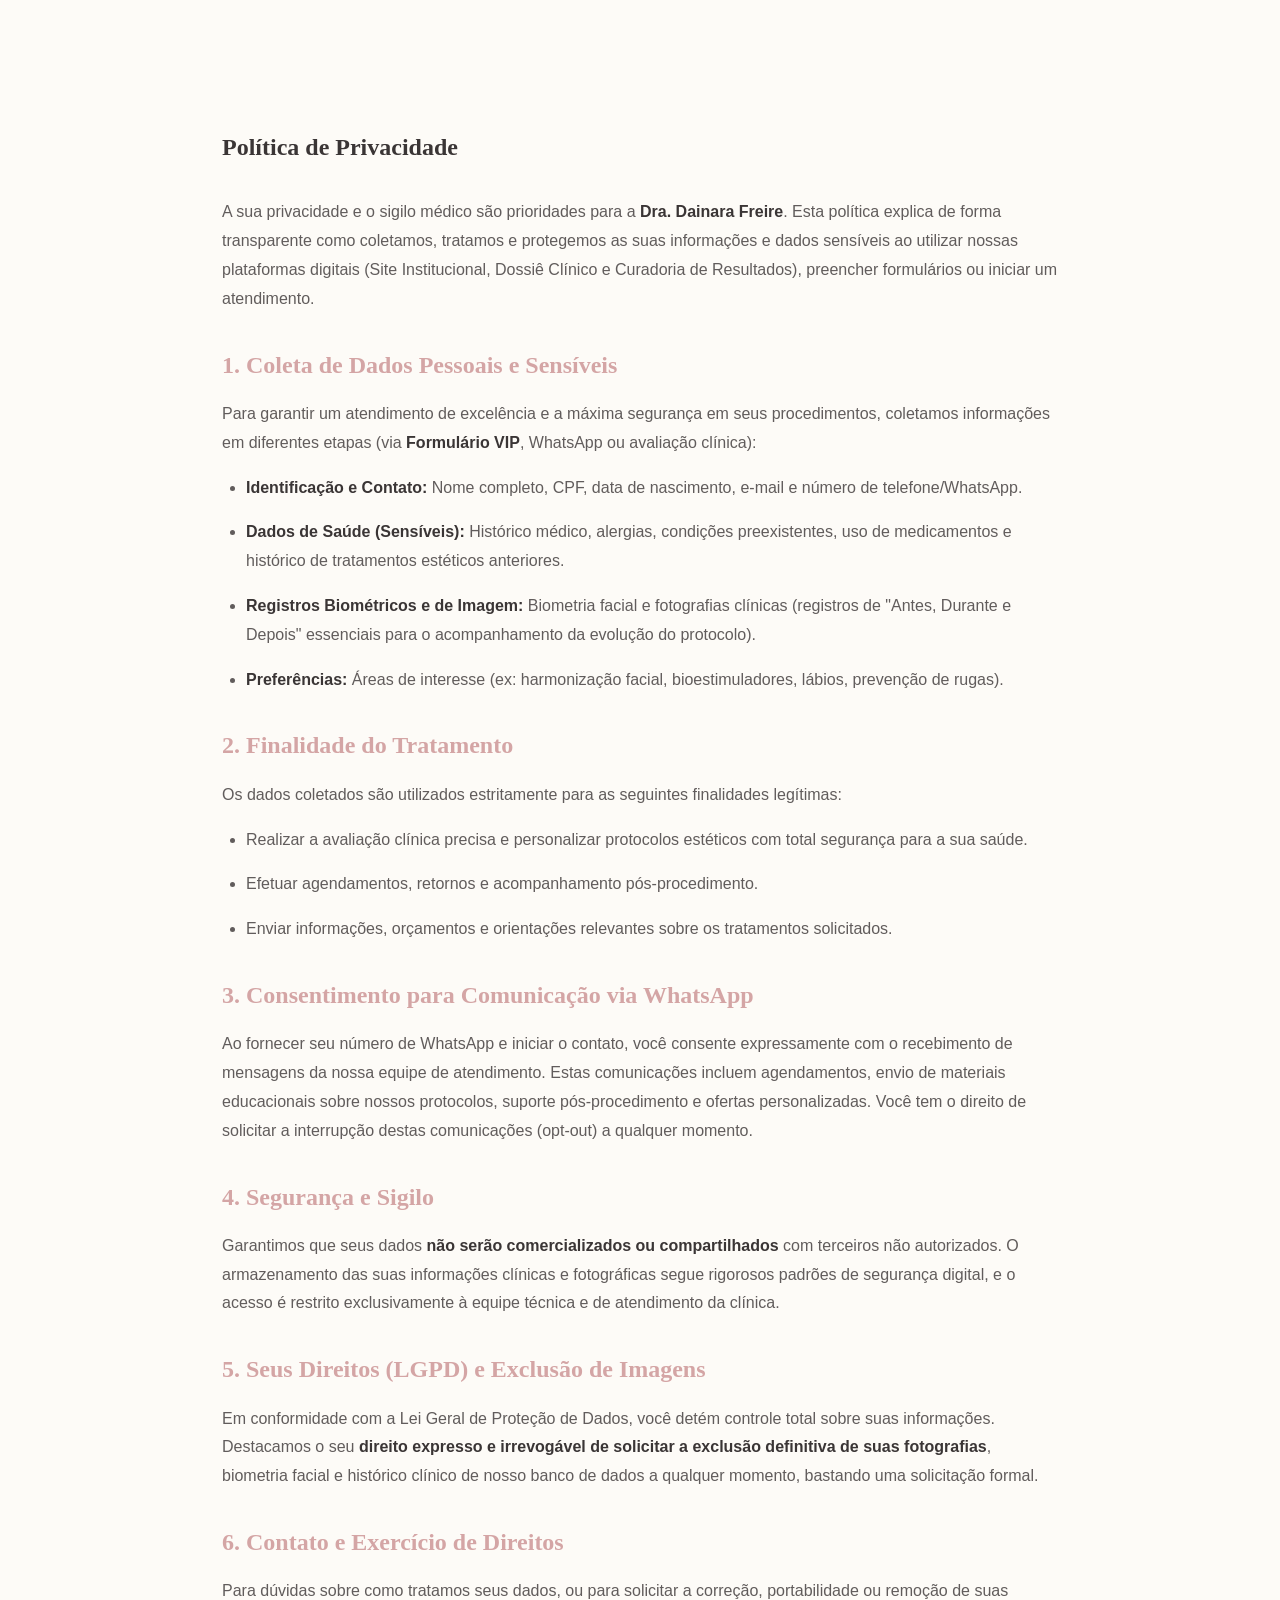
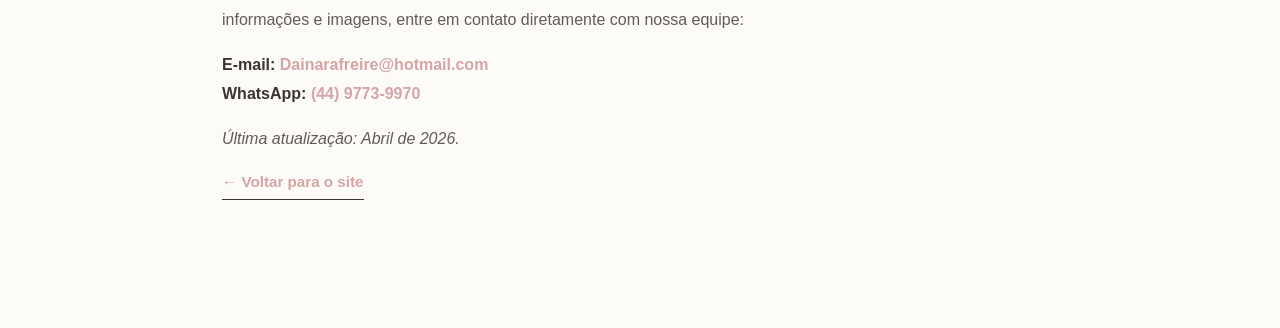
<file: legal/privacidade.html>
<!DOCTYPE html>
<html lang="pt-BR">

<head>
    <meta charset="UTF-8">
    <meta name="viewport" content="width=device-width, initial-scale=1.0, maximum-scale=5.0">
    <meta http-equiv="X-UA-Compatible" content="IE=edge">
    <meta name="theme-color" content="#FDFBF7">
    
    <title>Política de Privacidade | Dra. Dainara Freire - Estética de Alta Performance</title>
    <meta name="description" content="Política de Privacidade e Proteção de Dados (LGPD) das plataformas digitais da Dra. Dainara Freire.">
    <meta name="author" content="Dra. Dainara Freire">
    <link rel="canonical" href="https://dradainarafreire.com.br/legal/privacidade.html">

    <!-- SEO / Otimizações -->
    <meta name="robots" content="index, follow">

    <!-- Open Graph / Facebook -->
    <meta property="og:type" content="website">
    <meta property="og:url" content="https://dradainarafreire.com.br/legal/privacidade.html">
    <meta property="og:title" content="Política de Privacidade | Dra. Dainara Freire">
    <meta property="og:description" content="Política de Privacidade e Proteção de Dados (LGPD) das plataformas digitais da Dra. Dainara Freire.">
    <meta property="og:image" content="https://dradainarafreire.com.br/shared/img/img/principal/procedimento/img-hero.webp">
    <meta property="og:site_name" content="Dra. Dainara Freire">
    <meta property="og:locale" content="pt_BR">

    <!-- Twitter -->
    <meta name="twitter:card" content="summary_large_image">
    <meta name="twitter:url" content="https://dradainarafreire.com.br/legal/privacidade.html">
    <meta name="twitter:title" content="Política de Privacidade | Dra. Dainara Freire">
    <meta name="twitter:description" content="Política de Privacidade e Proteção de Dados (LGPD) das plataformas da Dra. Dainara Freire.">
    <meta name="twitter:image" content="https://dradainarafreire.com.br/shared/img/img/principal/procedimento/img-hero.webp">

    <!-- Favicon e CSS -->
    <link rel="shortcut icon" href="/shared/svg/favicon.png" type="image/x-png">
    <link rel="apple-touch-icon" href="/shared/svg/favicon.png">
    <link rel="stylesheet" href="../assets/main.css">
    <style>
        .secao-legal {
            padding: clamp(6rem, 10vw, 10rem) 2rem;
            max-width: 900px;
            margin: 0 auto;
        }

        .legal-content h1 {
            font-family: var(--fonte-titulos);
            margin-bottom: 2rem;
            color: var(--cor-texto);
        }

        .legal-content h2 {
            font-family: var(--fonte-titulos);
            margin-top: 2rem;
            margin-bottom: 1rem;
            color: var(--cor-primaria);
        }

        .legal-content p,
        .legal-content li {
            margin-bottom: 1rem;
            color: rgba(58, 53, 53, 0.8);
            line-height: 1.8;
        }

        .legal-content strong {
            color: var(--cor-texto);
        }

        .legal-content ul {
            margin-left: 1.5rem;
            margin-bottom: 1.5rem;
        }

        .legal-content a {
            color: var(--cor-primaria);
            font-weight: 600;
            text-decoration: none;
            transition: color 0.3s ease;
        }

        .legal-content a:hover {
            color: var(--cor-texto);
            text-decoration: underline;
        }
    </style>
</head>

<body>

    <section class="secao-legal">
        <div class="legal-content">
            <h1>Política de Privacidade</h1>
            <p>A sua privacidade e o sigilo médico são prioridades para a <strong>Dra. Dainara Freire</strong>. Esta
                política explica de forma transparente como coletamos, tratamos e protegemos as suas informações e dados
                sensíveis ao utilizar nossas plataformas digitais (Site Institucional, Dossiê Clínico e Curadoria de Resultados), preencher formulários ou iniciar um atendimento.</p>

            <h2>1. Coleta de Dados Pessoais e Sensíveis</h2>
            <p>Para garantir um atendimento de excelência e a máxima segurança em seus procedimentos, coletamos
                informações em diferentes etapas (via <strong>Formulário VIP</strong>, WhatsApp ou avaliação clínica):
            </p>
            <ul>
                <li><strong>Identificação e Contato:</strong> Nome completo, CPF, data de nascimento, e-mail e número de
                    telefone/WhatsApp.</li>
                <li><strong>Dados de Saúde (Sensíveis):</strong> Histórico médico, alergias, condições preexistentes,
                    uso de medicamentos e histórico de tratamentos estéticos anteriores.</li>
                <li><strong>Registros Biométricos e de Imagem:</strong> Biometria facial e fotografias clínicas
                    (registros de "Antes, Durante e Depois" essenciais para o acompanhamento da evolução do protocolo).
                </li>
                <li><strong>Preferências:</strong> Áreas de interesse (ex: harmonização facial, bioestimuladores,
                    lábios, prevenção de rugas).</li>
            </ul>

            <h2>2. Finalidade do Tratamento</h2>
            <p>Os dados coletados são utilizados estritamente para as seguintes finalidades legítimas:</p>
            <ul>
                <li>Realizar a avaliação clínica precisa e personalizar protocolos estéticos com total segurança para a
                    sua saúde.</li>
                <li>Efetuar agendamentos, retornos e acompanhamento pós-procedimento.</li>
                <li>Enviar informações, orçamentos e orientações relevantes sobre os tratamentos solicitados.</li>
            </ul>

            <h2>3. Consentimento para Comunicação via WhatsApp</h2>
            <p>Ao fornecer seu número de WhatsApp e iniciar o contato, você consente expressamente com o recebimento de
                mensagens da nossa equipe de atendimento. Estas comunicações incluem agendamentos, envio de materiais
                educacionais sobre nossos protocolos, suporte pós-procedimento e ofertas personalizadas. Você tem o
                direito de solicitar a interrupção destas comunicações (opt-out) a qualquer momento.</p>

            <h2>4. Segurança e Sigilo</h2>
            <p>Garantimos que seus dados <strong>não serão comercializados ou compartilhados</strong> com terceiros não
                autorizados. O armazenamento das suas informações clínicas e fotográficas segue rigorosos padrões de
                segurança digital, e o acesso é restrito exclusivamente à equipe técnica e de atendimento da clínica.
            </p>

            <h2>5. Seus Direitos (LGPD) e Exclusão de Imagens</h2>
            <p>Em conformidade com a Lei Geral de Proteção de Dados, você detém controle total sobre suas informações.
                Destacamos o seu <strong>direito expresso e irrevogável de solicitar a exclusão definitiva de suas
                    fotografias</strong>, biometria facial e histórico clínico de nosso banco de dados a qualquer
                momento, bastando uma solicitação formal.</p>

            <h2>6. Contato e Exercício de Direitos</h2>
            <p>Para dúvidas sobre como tratamos seus dados, ou para solicitar a correção, portabilidade ou remoção de
                suas informações e imagens, entre em contato diretamente com nossa equipe:</p>

            <p>
                <strong>E-mail:</strong> <a href="mailto:Dainarafreire@hotmail.com">Dainarafreire@hotmail.com</a><br>
                <strong>WhatsApp:</strong> <a href="https://wa.me/554497739970" target="_blank">(44) 9773-9970</a>
            </p>

            <p><em>Última atualização: Abril de 2026.</em></p>

            <a href="../index.html" class="link-faq-whats">← Voltar para o site</a>
        </div>
    </section>

</body>

</html>
</file>
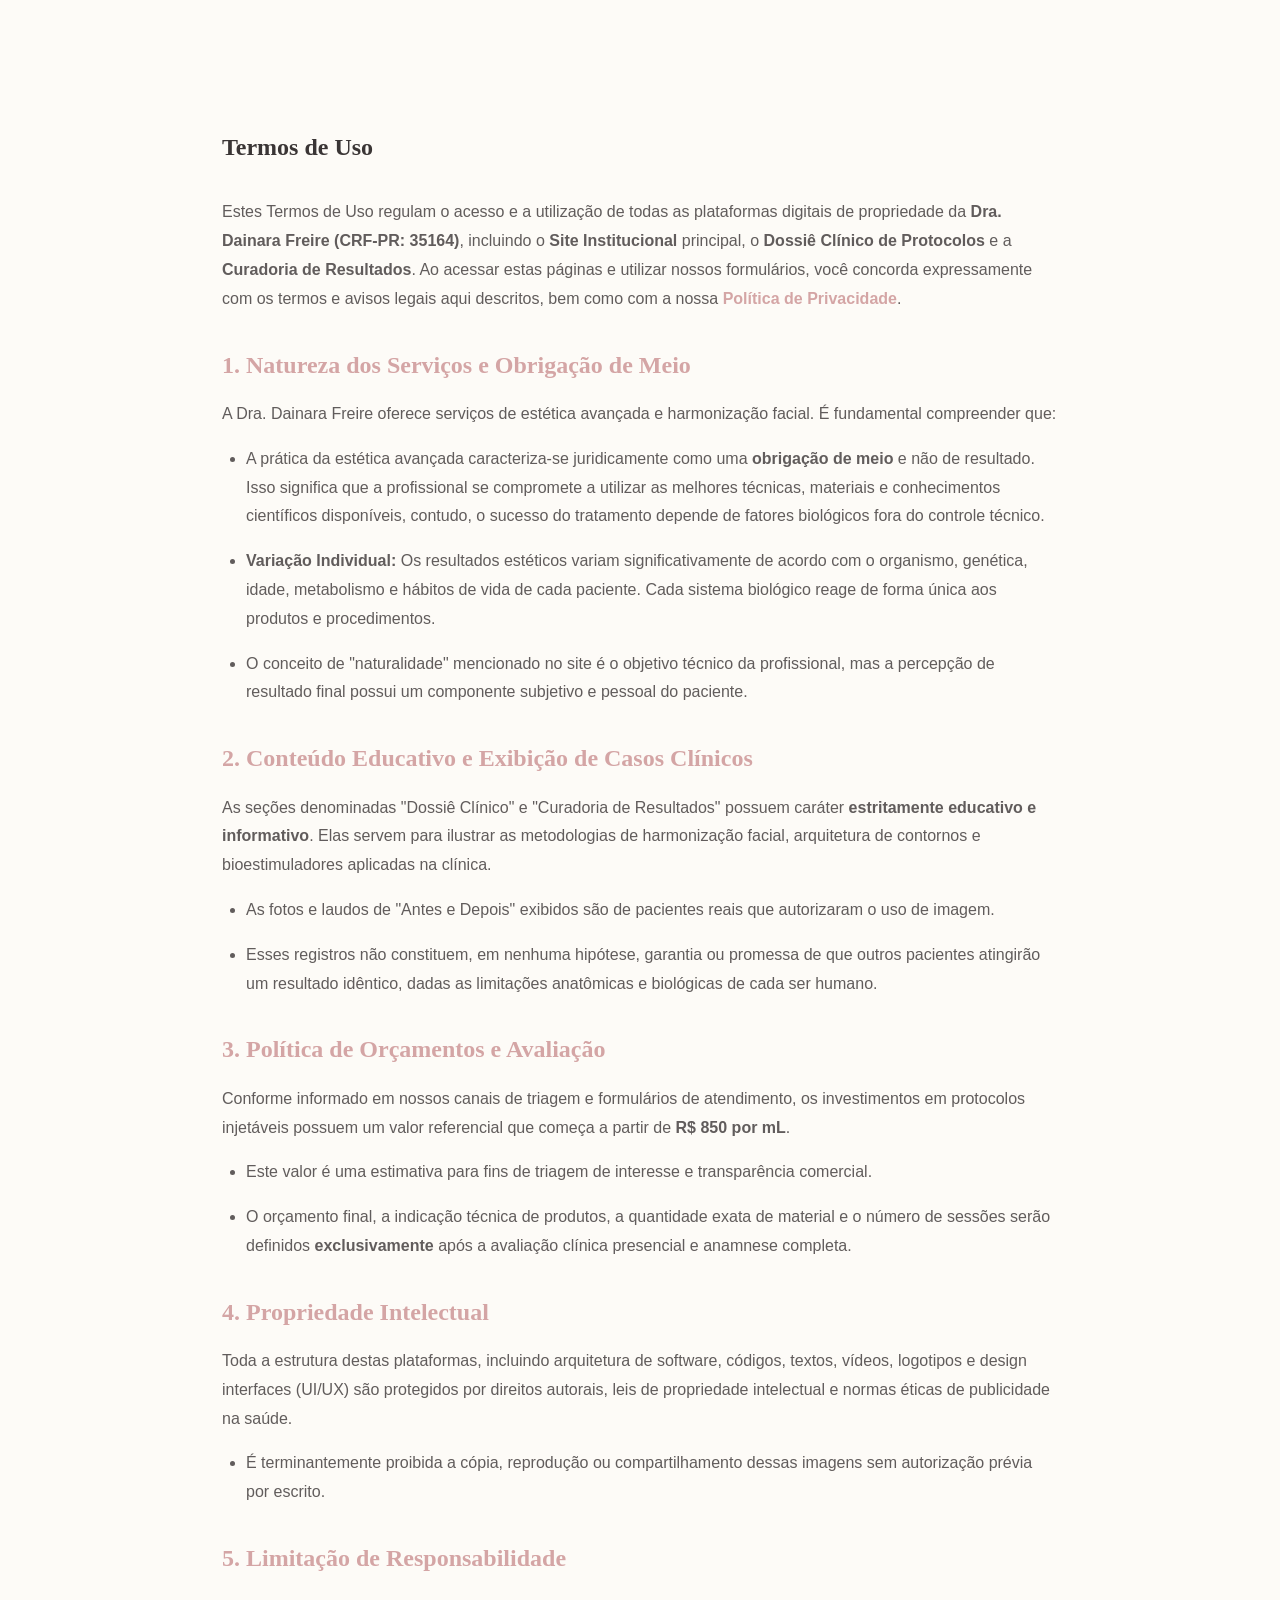
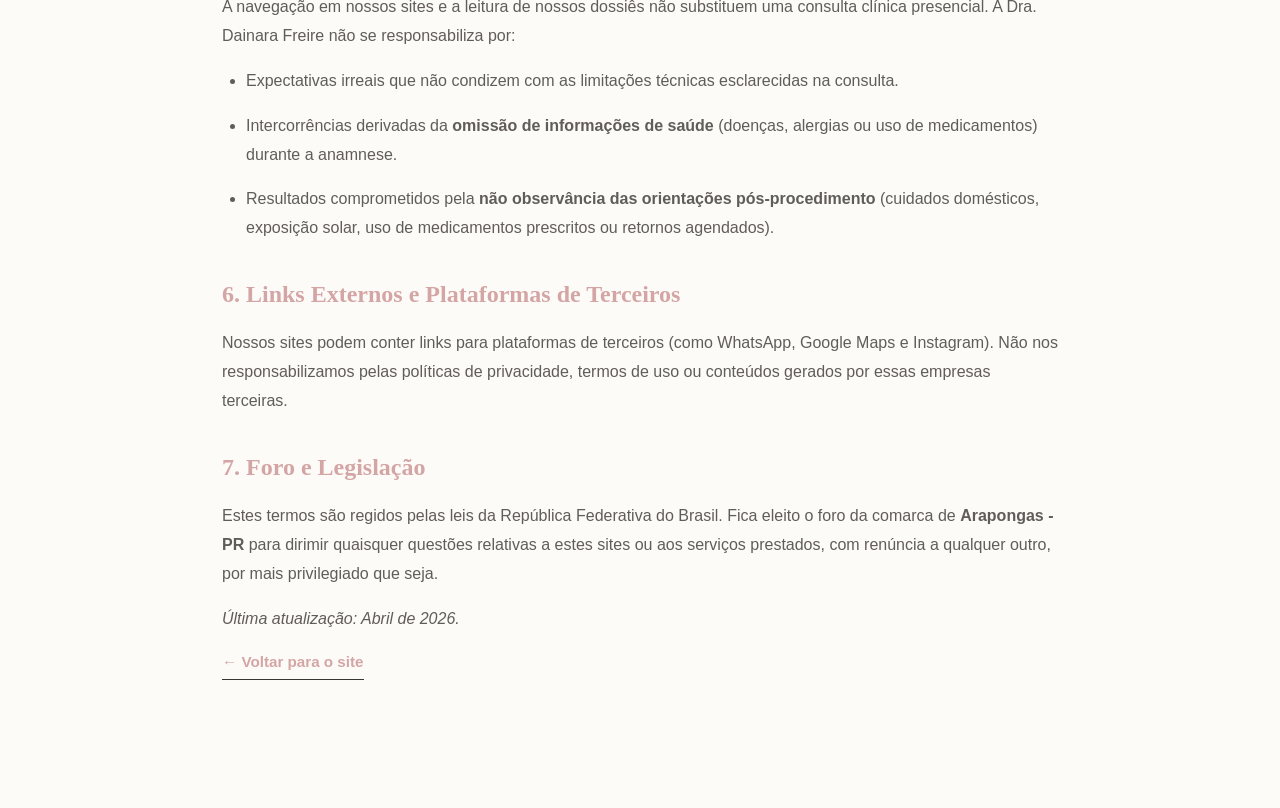
<file: legal/termos.html>
<!DOCTYPE html>
<html lang="pt-BR">

<head>
    <meta charset="UTF-8">
    <meta name="viewport" content="width=device-width, initial-scale=1.0, maximum-scale=5.0">
    <meta http-equiv="X-UA-Compatible" content="IE=edge">
    <meta name="theme-color" content="#FDFBF7">
    
    <title>Termos de Uso | Dra. Dainara Freire - Estética de Alta Performance</title>
    <meta name="description" content="Termos de Uso e Condições Gerais de Navegação para as plataformas digitais da Dra. Dainara Freire.">
    <meta name="author" content="Dra. Dainara Freire">
    <link rel="canonical" href="https://dradainarafreire.com.br/legal/termos.html">

    <!-- SEO / Otimizações -->
    <meta name="robots" content="index, follow">

    <!-- Open Graph / Facebook -->
    <meta property="og:type" content="website">
    <meta property="og:url" content="https://dradainarafreire.com.br/legal/termos.html">
    <meta property="og:title" content="Termos de Uso | Dra. Dainara Freire">
    <meta property="og:description" content="Termos de Uso e Condições de navegação para as plataformas digitais da Dra. Dainara Freire.">
    <meta property="og:image" content="https://dradainarafreire.com.br/shared/img/img/principal/procedimento/img-hero.webp">
    <meta property="og:site_name" content="Dra. Dainara Freire">
    <meta property="og:locale" content="pt_BR">

    <!-- Twitter -->
    <meta name="twitter:card" content="summary_large_image">
    <meta name="twitter:url" content="https://dradainarafreire.com.br/legal/termos.html">
    <meta name="twitter:title" content="Termos de Uso | Dra. Dainara Freire">
    <meta name="twitter:description" content="Condições de navegação das nossas plataformas.">
    <meta name="twitter:image" content="https://dradainarafreire.com.br/shared/img/img/principal/procedimento/img-hero.webp">

    <!-- Favicon e CSS -->
    <link rel="shortcut icon" href="/shared/svg/favicon.png" type="image/x-png">
    <link rel="apple-touch-icon" href="/shared/svg/favicon.png">
    <link rel="stylesheet" href="../assets/main.css">
    <style>
        /* Estilo simplificado para páginas legais */
        .secao-legal {
            padding: clamp(6rem, 10vw, 10rem) 2rem;
            max-width: 900px;
            margin: 0 auto;
        }

        .legal-content h1 {
            font-family: var(--fonte-titulos);
            margin-bottom: 2rem;
            color: var(--cor-texto);
        }

        .legal-content h2 {
            font-family: var(--fonte-titulos);
            margin-top: 2rem;
            margin-bottom: 1rem;
            color: var(--cor-primaria);
        }

        .legal-content p,
        .legal-content li {
            margin-bottom: 1rem;
            color: rgba(58, 53, 53, 0.8);
            line-height: 1.8;
        }

        .legal-content ul {
            margin-left: 1.5rem;
            margin-bottom: 1.5rem;
        }

        .legal-content a {
            color: var(--cor-primaria);
            font-weight: 600;
            text-decoration: none;
            transition: color 0.3s ease;
        }

        .legal-content a:hover {
            color: var(--cor-texto);
            text-decoration: underline;
        }
    </style>
</head>

<body>

    <section class="secao-legal">
        <div class="legal-content">
            <h1>Termos de Uso</h1>
            <p>Estes Termos de Uso regulam o acesso e a utilização de todas as plataformas digitais de propriedade da <strong>Dra. Dainara Freire (CRF-PR: 35164)</strong>, incluindo o <strong>Site Institucional</strong> principal, o <strong>Dossiê Clínico de Protocolos</strong> e a <strong>Curadoria de Resultados</strong>. Ao acessar estas páginas e utilizar nossos formulários, você concorda expressamente com os termos e avisos legais aqui descritos, bem como com a nossa <a href="privacidade.html">Política de Privacidade</a>.</p>

            <h2>1. Natureza dos Serviços e Obrigação de Meio</h2>
            <p>A Dra. Dainara Freire oferece serviços de estética avançada e harmonização facial. É fundamental
                compreender que:</p>
            <ul>
                <li>A prática da estética avançada caracteriza-se juridicamente como uma <strong>obrigação de
                        meio</strong> e não de resultado. Isso significa que a profissional se compromete a utilizar as
                    melhores técnicas, materiais e conhecimentos científicos disponíveis, contudo, o sucesso do
                    tratamento depende de fatores biológicos fora do controle técnico.</li>
                <li><strong>Variação Individual:</strong> Os resultados estéticos variam significativamente de acordo
                    com o organismo, genética, idade, metabolismo e hábitos de vida de cada paciente. Cada sistema
                    biológico reage de forma única aos produtos e procedimentos.</li>
                <li>O conceito de "naturalidade" mencionado no site é o objetivo técnico da profissional, mas a
                    percepção de resultado final possui um componente subjetivo e pessoal do paciente.</li>
            </ul>

            <h2>2. Conteúdo Educativo e Exibição de Casos Clínicos</h2>
            <p>As seções denominadas "Dossiê Clínico" e "Curadoria de Resultados" possuem caráter <strong>estritamente educativo e informativo</strong>. Elas servem para ilustrar as metodologias de harmonização facial, arquitetura de contornos e bioestimuladores aplicadas na clínica.</p>
            <ul>
                <li>As fotos e laudos de "Antes e Depois" exibidos são de pacientes reais que autorizaram o uso de imagem.</li>
                <li>Esses registros não constituem, em nenhuma hipótese, garantia ou promessa de que outros pacientes atingirão um resultado idêntico, dadas as limitações anatômicas e biológicas de cada ser humano.</li>
            </ul>

            <h2>3. Política de Orçamentos e Avaliação</h2>
            <p>Conforme informado em nossos canais de triagem e formulários de atendimento, os investimentos em protocolos injetáveis possuem um valor referencial que começa a partir de <strong>R$ 850 por mL</strong>.</p>
            <ul>
                <li>Este valor é uma estimativa para fins de triagem de interesse e transparência comercial.</li>
                <li>O orçamento final, a indicação técnica de produtos, a quantidade exata de material e o número de
                    sessões serão definidos <strong>exclusivamente</strong> após a avaliação clínica presencial e
                    anamnese completa.</li>
            </ul>

            <h2>4. Propriedade Intelectual</h2>
            <p>Toda a estrutura destas plataformas, incluindo arquitetura de software, códigos, textos, vídeos, logotipos e design interfaces (UI/UX) são protegidos por direitos autorais, leis de propriedade intelectual e normas éticas de publicidade na saúde.</p>
            <ul>
                <li>É terminantemente proibida a cópia, reprodução ou compartilhamento dessas imagens sem autorização
                    prévia por escrito.</li>
            </ul>

            <h2>5. Limitação de Responsabilidade</h2>
            <p>A navegação em nossos sites e a leitura de nossos dossiês não substituem uma consulta clínica presencial. A Dra. Dainara Freire não se responsabiliza por:</p>
            <ul>
                <li>Expectativas irreais que não condizem com as limitações técnicas esclarecidas na consulta.</li>
                <li>Intercorrências derivadas da <strong>omissão de informações de saúde</strong> (doenças, alergias ou
                    uso de medicamentos) durante a anamnese.</li>
                <li>Resultados comprometidos pela <strong>não observância das orientações pós-procedimento</strong>
                    (cuidados domésticos, exposição solar, uso de medicamentos prescritos ou retornos agendados).</li>
            </ul>

            <h2>6. Links Externos e Plataformas de Terceiros</h2>
            <p>Nossos sites podem conter links para plataformas de terceiros (como WhatsApp, Google Maps e Instagram). Não nos responsabilizamos pelas políticas de privacidade, termos de uso ou conteúdos gerados por essas empresas terceiras.</p>

            <h2>7. Foro e Legislação</h2>
            <p>Estes termos são regidos pelas leis da República Federativa do Brasil. Fica eleito o foro da comarca de
                <strong>Arapongas - PR</strong> para dirimir quaisquer questões relativas a estes sites ou aos serviços prestados, com renúncia a qualquer outro, por mais privilegiado que seja.
            </p>

            <p><em>Última atualização: Abril de 2026.</em></p>

            <a href="../index.html" class="link-faq-whats">← Voltar para o site</a>
        </div>
    </section>

</body>

</html>
</file>
<file: assets/main.css>
@charset "UTF-8";

/* =========================================
   BASE OBRIGATÓRIA E VARIÁVEIS
========================================= */
:root {
    --cor-fundo: #FDFBF7;
    --cor-fundo-header: rgba(253, 251, 247, 0.85);
    /* Fundo translúcido premium */
    --cor-texto: #3A3535;
    --cor-primaria: #D4A5A5;
    --cor-primaria-hover: #BC8F8F;
    --cor-branca: #FFFFFF;

    --fonte-titulos: 'Playfair Display', serif;
    --fonte-padrao: 'DM Sans', sans-serif;

    --container-width: 1150px;
}

*,
*::before,
*::after {
    margin: 0;
    padding: 0;
    box-sizing: border-box;
}

html {
    scroll-behavior: smooth;
    overflow-x: hidden;
    text-rendering: optimizeLegibility;
    touch-action: manipulation;
}

body {
    min-height: 100vh;
    font-family: var(--fonte-padrao);
    background-color: var(--cor-fundo);
    color: var(--cor-texto);
    line-height: 1.6;
    position: relative;
    -webkit-font-smoothing: antialiased;
    overflow-x: hidden;
    width: 100vw;
    max-width: 100%;
}

a {
    text-decoration: none;
    color: inherit;
    transition: 0.3s ease;
}

button {
    cursor: pointer;
    border: none;
    background: none;
    font-family: inherit;
}

/* =========================================
   HEADER PRINCIPAL (DESKTOP PADRÃO > 1024px)
========================================= */
.header-principal {
    position: fixed;
    top: 0;
    left: 0;
    width: 100%;
    z-index: 1000;
    background-color: transparent;
    /* Começa transparente */
    transition: background-color 0.4s ease, border-bottom 0.4s ease, box-shadow 0.4s ease;
    border-bottom: 1px solid transparent;
    filter: drop-shadow(0px 2px 4px rgba(0, 0, 0, 0.4));
}

/* Classe injetada via JS ao rolar a página */
.header-principal.scrolled {
    background-color: var(--cor-fundo-header);
    backdrop-filter: blur(12px);
    -webkit-backdrop-filter: blur(12px);
    border-bottom: 1px solid rgba(212, 165, 165, 0.2);
    box-shadow: 0 4px 30px rgba(0, 0, 0, 0.03);
    filter: none;
}

.container-header {
    max-width: var(--container-width);
    margin: 0 auto;
    padding: clamp(0.8rem, 2vw, 1.2rem) 2rem;
    display: flex;
    justify-content: space-between;
    align-items: center;
}

.logo img {
    display: block;
    width: clamp(70px, 7.5vw, 90px);
    height: auto;
    object-fit: contain;
}

.nav-lista {
    list-style: none;
    display: flex;
    align-items: center;
    gap: clamp(1.5rem, 3vw, 2.5rem);
}

.nav-link {
    font-size: 0.95rem;
    font-weight: 500;
    position: relative;
    padding: 0.5rem 0;
    text-shadow: 0px 1px 3px rgba(0, 0, 0, 0.5);
    color: var(--cor-branca);
}

.header-principal.scrolled .nav-link {
    text-shadow: none;
    color: var(--cor-texto);
    /* Volta pra cor normal do texto */
}

/* Efeito de underline animado e elegante */
.nav-link::after {
    content: '';
    position: absolute;
    width: 0;
    height: 2px;
    bottom: 0;
    left: 0;
    background-color: var(--cor-primaria);
    transition: width 0.3s cubic-bezier(0.25, 0.46, 0.45, 0.94);
}

.nav-link:hover::after {
    width: 100%;
}

.btn-cta-header {
    background-color: var(--cor-primaria);
    color: var(--cor-texto);
    padding: 0.75rem 1.8rem;
    border-radius: 4px;
    font-weight: 600;
    font-size: 0.9rem;
    text-transform: uppercase;
    letter-spacing: 0.5px;
    transition: background-color 0.3s ease, transform 0.2s ease;
    box-shadow: 0 8px 20px rgba(212, 165, 165, 0.3);
}

.btn-cta-header:hover {
    background-color: var(--cor-primaria-hover);
    transform: translateY(-2px);
}

/* Elementos mobile ocultos no Desktop */
.btn-mobile,
.btn-fechar-menu {
    display: none;
}

/* Ajuste universal para o ícone de seta em todos os botões */
.icone-seta {
    display: inline-flex;
    align-items: center;
    justify-content: center;
    transition: transform 0.3s ease;
}

/* Garante que o SVG herde a cor do texto do botão */
.icone-seta svg {
    display: block;
    width: 1.1em;
    /* Tamanho relativo ao texto */
    height: 1.1em;
}

/* Efeito de hover que já tínhamos, agora no container do SVG */
.btn-shimmer-premium:hover .icone-seta,
.btn-submit-vip:hover .icone-seta {
    transform: translateX(5px);
}

/* =========================================
   MEDIA QUERIES MODERNAS
========================================= */

/* Tablet / Notebook */
@media (width <=1024px) {
    .container-header {
        padding: 1rem 1.5rem;
    }
}

/* Mobile Padrão e Pequeno */
@media (width <=768px) {

    .btn-mobile {
        display: flex;
        align-items: center;
        justify-content: center;
        width: 40px;
        height: 40px;
        z-index: 2001;
        /* Aumentado para ficar acima do menu branco */
        cursor: pointer;
        /* Remove o fundo transparente padrão do button se houver */
        background: transparent;
        border: none;

    }

    .btn-mobile.ativo .hamburguer {
        background-color: transparent;
        box-shadow: none;
    }

    /* Gira a linha de cima 45 graus para baixo e muda a cor pra escuro */
    .btn-mobile.ativo .hamburguer::before {
        transform: translateY(8px) rotate(45deg);
        background-color: var(--cor-texto);
        box-shadow: none;
        /* Tira a sombra pois o fundo do menu já é branco */
    }

    /* Gira a linha de baixo 45 graus para cima e muda a cor pra escuro */
    .btn-mobile.ativo .hamburguer::after {
        transform: translateY(-8px) rotate(-45deg);
        background-color: var(--cor-texto);
        box-shadow: none;
    }

    .hamburguer {
        width: 24px;
        height: 2px;
        /* Se o hamburguer for escuro e o vídeo tbm, mude para var(--cor-branca) */
        background-color: var(--cor-branca);
        position: relative;
        transition: 0.3s ease;
        /* Sombra no traço do meio */
        box-shadow: 0px 1px 3px rgba(0, 0, 0, 0.6);
    }

    .hamburguer::before,
    .hamburguer::after {
        content: '';
        position: absolute;
        width: 100%;
        height: 2px;
        background-color: var(--cor-branca);
        left: 0;
        transition: 0.3s ease;
        /* Sombra nos traços de cima e de baixo */
        box-shadow: 0px 1px 3px rgba(0, 0, 0, 0.6);
    }

    /* Remove a sombra e volta a cor quando rolar a página (pois o header ganha fundo branco) */
    .header-principal.scrolled .hamburguer,
    .header-principal.scrolled .hamburguer::before,
    .header-principal.scrolled .hamburguer::after {
        background-color: var(--cor-texto);
        box-shadow: none;
    }

    .hamburguer::before {
        top: -8px;
    }

    .hamburguer::after {
        bottom: -8px;
    }

    /* Estilo do Menu Mobile Premium (Glassmorphism) */
    .nav-menu {
        position: fixed;
        top: 0;
        left: 0;
        width: 100%;
        height: 100dvh;
        /* Adapta-se à barra do iOS/Android */
        background-color: rgba(253, 251, 247, 0.97);
        /* Fundo quase sólido */
        backdrop-filter: blur(15px);
        -webkit-backdrop-filter: blur(15px);
        display: flex;
        flex-direction: column;
        justify-content: center;
        align-items: center;
        z-index: 2000;

        /* Animação de entrada luxuosa (Fade + Scale) */
        opacity: 0;
        visibility: hidden;
        transform: scale(0.95);
        transition: all 0.5s cubic-bezier(0.77, 0, 0.175, 1);
    }

    .nav-menu.ativo {
        opacity: 1;
        visibility: visible;
        transform: scale(1);
    }

    /* Botão "X" de Fechar */
    .btn-fechar-menu {
        display: block;
        position: absolute;
        top: 1.5rem;
        right: 1.5rem;
        font-size: 2.5rem;
        color: var(--cor-texto);
        line-height: 1;
        width: 45px;
        height: 45px;
        border-radius: 50%;
        background: rgba(212, 165, 165, 0.1);
        display: flex;
        align-items: center;
        justify-content: center;
        transition: transform 0.3s ease, background 0.3s ease;
    }

    .btn-fechar-menu:active {
        transform: scale(0.85) rotate(90deg);
        background: rgba(212, 165, 165, 0.3);
    }

    .nav-lista {
        flex-direction: column;
        gap: 2.5rem;
        text-align: center;
    }



    /* Dentro do @media (width <= 768px), atualize os links para isto: */

    .nav-item {
        opacity: 0;
        transform: translateY(20px);
        transition: all 0.5s cubic-bezier(0.25, 0.46, 0.45, 0.94);
        display: inline-block;
        /* Crucial: faz a linha animada ter o tamanho exato da palavra */
    }

    .nav-menu.ativo .nav-item {
        opacity: 1;
        transform: translateY(0);
        transition-delay: var(--delay);
    }

    .nav-link {
        font-family: var(--fonte-titulos);
        font-size: clamp(2rem, 6vw, 2.5rem);
        color: var(--cor-texto);
        position: relative;
        padding-bottom: 4px;
        /* Respiro entre a fonte gigante e a linha */
        display: inline-block;
    }

    /* A mágica do hover reativada e adaptada para o tamanho mobile */
    .nav-link::after {
        content: '';
        position: absolute;
        width: 0;
        height: 3px;
        /* Ligeiramente mais grossa para acompanhar a fonte maior */
        bottom: 0;
        left: 0;
        background-color: var(--cor-primaria);
        transition: width 0.3s cubic-bezier(0.25, 0.46, 0.45, 0.94);
    }

    .nav-link:hover::after {
        width: 100%;
    }

    /* Mantém a animação tátil do clique */
    .nav-link.clicked {
        animation: linkPulse 0.3s ease-out forwards;
        color: var(--cor-primaria);
    }

    @keyframes linkPulse {
        0% {
            transform: scale(1);
        }

        50% {
            transform: scale(0.9);
        }

        100% {
            transform: scale(1);
        }
    }

    .btn-cta-header {
        display: inline-block;
        width: 100%;
        max-width: 280px;
        text-align: center;
        margin-top: 1.5rem;
        padding: 1rem 2rem;
        font-size: 1.1rem;
    }
}

/* Mobile Pequeno (Ajustes finos de borda) */
@media (width <=360px) {
    .container-header {
        padding: 0.8rem 1rem;
    }

    .logo img {
        width: 65px;
        /* Reduzido pela metade */
    }

    .nav-link {
        font-size: 1.8rem;
    }
}

/* =========================================
   SEÇÃO 2: HERO VIDEO PREMIUM
========================================= */
.hero-video-section {
    position: relative;
    width: 100%;
    /* Ocupa a tela inteira, ignorando o header fixo */
    height: 100dvh;
    display: flex;
    align-items: center;
    justify-content: center;
    overflow: hidden;
    /* Fundo escuro como fallback enquanto o vídeo não carrega */
    background-color: #1A1818;
}

/* --- Container e Tag de Vídeo --- */
.video-background {
    position: absolute;
    top: 0;
    left: 0;
    width: 100%;
    height: 100%;
    z-index: 1;
}

#hero-video {
    width: 100%;
    height: 100%;
    object-fit: cover;
    /* Garante que o vídeo preencha a tela sem distorcer */
    object-position: center center;
    /* Suaviza as bordas da compressão de vídeo */
    filter: contrast(1.05) saturate(1.1);
}

/* Overlay inteligente: Mais escuro embaixo para o texto, transparente no topo */
.hero-overlay-gradiente {
    position: absolute;
    inset: 0;
    background: radial-gradient(circle at center, rgba(0, 0, 0, 0.1) 0%, rgba(26, 24, 24, 0.6) 100%);
    z-index: 2;
}

/* --- Conteúdo Centralizado --- */
.hero-conteudo-wrapper {
    position: relative;
    z-index: 3;
    width: 100%;
    max-width: var(--container-width);
    margin: 0 auto;
    padding: 0 2rem;
    display: flex;
    /* Alinha o texto mais para baixo, deixando o rosto da Dra. (no vídeo) livre */
    align-items: flex-end;
    height: 100%;
    padding-bottom: 12vh;
}

.hero-box-text {
    max-width: 650px;
}

.hero-tag-video {
    display: inline-block;
    font-family: var(--fonte-padrao);
    font-size: 0.9rem;
    text-transform: uppercase;
    letter-spacing: 3px;
    color: var(--cor-primaria);
    margin-bottom: 1rem;
    position: relative;
    padding-left: 45px;
}

.hero-tag-video::before {
    content: '';
    position: absolute;
    left: 0;
    top: 50%;
    transform: translateY(-50%);
    width: 30px;
    height: 1px;
    background-color: var(--cor-primaria);
}

.hero-titulo-video {
    font-family: var(--fonte-titulos);
    /* Tipografia fluida absurda com clamp */
    font-size: clamp(2.8rem, 6vw, 4.5rem);
    color: var(--cor-branca);
    line-height: 1.1;
    margin-bottom: 1.5rem;
    font-weight: 500;
    text-shadow: 0 4px 20px rgba(0, 0, 0, 0.4);
}

.hero-descricao-video {
    font-size: clamp(1rem, 2vw, 1.15rem);
    color: rgba(255, 255, 255, 0.9);
    margin-bottom: 2.5rem;
    line-height: 1.6;
    max-width: 500px;
    font-weight: 300;
}

/* Botão Magnético Premium */
.btn-hero-video {
    display: inline-flex;
    align-items: center;
    gap: 15px;
    background-color: var(--cor-primaria);
    color: var(--cor-texto);
    padding: 1.2rem 2.5rem;
    border-radius: 4px;
    font-weight: 600;
    font-size: 1.05rem;
    text-transform: uppercase;
    letter-spacing: 1px;
    transition: all 0.4s cubic-bezier(0.25, 0.46, 0.45, 0.94);
    box-shadow: 0 10px 30px rgba(212, 165, 165, 0.3);
    position: relative;
    overflow: hidden;
}

/* Efeito de brilho passando no botão (Hover) */
.btn-hero-video::before {
    content: '';
    position: absolute;
    top: 0;
    left: -100%;
    width: 50%;
    height: 100%;
    background: linear-gradient(to right, rgba(255, 255, 255, 0) 0%, rgba(255, 255, 255, 0.3) 50%, rgba(255, 255, 255, 0) 100%);
    transform: skewX(-25deg);
    transition: all 0.7s ease;
}

.btn-hero-video:hover {
    background-color: var(--cor-primaria-hover);
    transform: translateY(-5px);
    box-shadow: 0 15px 35px rgba(212, 165, 165, 0.4);
}

.btn-hero-video:hover::before {
    left: 200%;
}

.icone-seta {
    font-size: 1.2rem;
    transition: transform 0.3s ease;
}

.btn-hero-video:hover .icone-seta {
    transform: translateX(5px);
}

/* =========================================
   RESPONSIVIDADE (HERO VIDEO - 3 MEDIAS)
========================================= */

/* 1. Tablet / Notebook (<= 1024px) */
@media (width <=1024px) {
    .hero-conteudo-wrapper {
        padding-bottom: 10vh;
    }

    .hero-box-text {
        max-width: 550px;
    }

    .hero-titulo-video {
        /* Reduz levemente para não encostar nas bordas */
        font-size: clamp(2.5rem, 5vw, 3.8rem);
    }
}

/* 2. Mobile Padrão (<= 768px) */
@media (width <=768px) {
    .hero-conteudo-wrapper {
        padding-bottom: 15vh;
        /* Levanta o texto para não ficar atrás do botão flutuante futuramente */
        justify-content: center;
        text-align: center;
    }

    .hero-tag-video {
        padding-left: 0;
    }

    .hero-tag-video::before {
        display: none;
    }

    .hero-descricao-video {
        margin: 0 auto 2rem auto;
    }

    .btn-hero-video {
        width: 100%;
        justify-content: center;
        padding: 1.2rem 1rem;
    }
}

/* 3. Mobile Pequeno (<= 360px) */
@media (width <=360px) {
    .hero-conteudo-wrapper {
        padding: 0 1.2rem;
        padding-bottom: 12vh;
    }

    .hero-titulo-video {
        font-size: 2.2rem;
        margin-bottom: 1rem;
    }

    .hero-descricao-video {
        font-size: 0.95rem;
        margin-bottom: 1.5rem;
    }

    .btn-hero-video {
        font-size: 0.95rem;
        padding: 1rem;
    }
}

/* =========================================
   SEÇÃO 3: PROCEDIMENTOS (CARDS 16:9)
========================================= */
/* --- Cabeçalho da Seção (Elegância e Respiro) --- */
.cabecalho-secao {
    text-align: center;
    /* Respiro fluido e sofisticado antes dos cards */
    margin-bottom: clamp(3rem, 5vw, 4.5rem);
    display: flex;
    flex-direction: column;
    align-items: center;
    width: 100%;
}

.titulo-secao {
    font-family: var(--fonte-titulos);
    font-size: clamp(2.5rem, 5vw, 3.5rem);
    /* Grande, imponente e fluido */
    color: var(--cor-texto);
    line-height: 1.1;
    margin-bottom: 0.5rem;
    letter-spacing: -0.5px;
    /* Deixa a fonte serifada mais unida e elegante */
}

.subtitulo-secao {
    font-family: var(--fonte-padrao);
    font-size: clamp(1rem, 2vw, 1.15rem);
    color: rgba(58, 53, 53, 0.7);
    /* Tom mais lavado para focar no título principal */
    max-width: 600px;
    /* Impede que o texto fique comprido demais no Desktop */
    line-height: 1.5;
    position: relative;
    margin-top: 1rem;
}

/* Detalhe premium: Tracinho separador na cor principal da clínica */
.subtitulo-secao::before {
    content: '';
    display: block;
    width: 40px;
    height: 2px;
    background-color: var(--cor-primaria);
    margin: 0 auto 1rem auto;
}

.secao-procedimentos {
    padding: clamp(4rem, 8vw, 8rem) 0;
    background-color: var(--cor-branca);
    /* content-visibility otimiza o rendering da seção se estiver fora da tela */
    content-visibility: auto;
    contain-intrinsic-size: 800px;
}

.container-procedimentos {
    max-width: var(--container-width);
    margin: 0 auto;
    padding: 0 2rem;
}

/* --- Estrutura do Grid (Desktop) --- */
.grid-procedimentos {
    display: grid;
    grid-template-columns: repeat(2, 1fr);
    /* 2 colunas para valorizar o 16:9 */
    gap: 2.5rem;
}

/* --- Base do Card 16:9 --- */
.card-procedimento-16-9 {
    position: relative;
    width: 100%;
    aspect-ratio: 16 / 9;
    /* Proporção obrigatória definida */
    border-radius: 6px;
    overflow: hidden;
    background-color: var(--cor-texto);
    transform: translateZ(0);
    /* Força aceleração de hardware */
}

/* Imagem Fluida e WebP/AVIF */
.card-bg {
    position: absolute;
    inset: 0;
    width: 100%;
    height: 100%;
}

.card-bg img {
    width: 100%;
    height: 100%;
    object-fit: cover;
    transition: transform 0.8s cubic-bezier(0.25, 0.46, 0.45, 0.94);
    will-change: transform;
}

/* Filtro Escuro Progressivo */
.card-overlay {
    position: absolute;
    inset: 0;
    background: linear-gradient(to top, rgba(30, 27, 27, 0.95) 0%, rgba(30, 27, 27, 0.4) 50%, rgba(30, 27, 27, 0) 100%);
    transition: background 0.5s ease;
    z-index: 2;
}

/* --- Conteúdo e Textos --- */
.card-conteudo {
    position: absolute;
    bottom: 0;
    left: 0;
    width: 100%;
    padding: 2rem;
    z-index: 3;
    display: flex;
    flex-direction: column;
    justify-content: flex-end;
    /* Evita que o texto encoste no clique acidental */
    pointer-events: none;
}

.card-titulo {
    font-family: var(--fonte-titulos);
    font-size: clamp(1.5rem, 3vw, 2.2rem);
    color: var(--cor-branca);
    margin-bottom: 0.5rem;
    line-height: 1.1;
    transform: translateY(15px);
    /* Abaixa o título levemente no estado inativo */
    transition: transform 0.5s cubic-bezier(0.25, 0.46, 0.45, 0.94);
}

/* O container do texto escondido (Mágica do Reveal) */
.card-revelacao {
    display: grid;
    grid-template-rows: 0fr;
    /* Esconde a altura nativamente de forma animável */
    opacity: 0;
    transition: grid-template-rows 0.5s cubic-bezier(0.25, 0.46, 0.45, 0.94), opacity 0.5s ease;
}

/* Hack para o grid-template-rows funcionar na revelação interna */
.card-revelacao>* {
    overflow: hidden;
}

.card-descricao {
    font-size: 0.95rem;
    color: rgba(255, 255, 255, 0.85);
    margin-bottom: 1rem;
    line-height: 1.5;
}

.texto-acao {
    display: inline-flex;
    align-items: center;
    gap: 8px;
    font-size: 0.9rem;
    font-weight: 600;
    text-transform: uppercase;
    letter-spacing: 1px;
    color: var(--cor-primaria);
}

/* Link invisível esticado para o card todo ser clicável */
.link-absoluto {
    position: absolute;
    inset: 0;
    z-index: 10;
}

/* =========================================
   A MÁGICA DO HOVER (APENAS DESKTOP)
========================================= */
@media (hover: hover) and (pointer: fine) {
    .card-procedimento-16-9:hover .card-bg img {
        transform: scale(1.08);
        /* Efeito 3D sutil */
    }

    .card-procedimento-16-9:hover .card-overlay {
        background: linear-gradient(to top, rgba(30, 27, 27, 0.98) 0%, rgba(30, 27, 27, 0.6) 60%, rgba(30, 27, 27, 0.1) 100%);
    }

    .card-procedimento-16-9:hover .card-titulo {
        transform: translateY(0);
        /* Título sobe para dar espaço */
    }

    .card-procedimento-16-9:hover .card-revelacao {
        grid-template-rows: 1fr;
        /* Revela a altura */
        opacity: 1;
        margin-top: 0.5rem;
    }

    .texto-acao .icone-seta {
        transition: transform 0.3s ease;
    }

    .card-procedimento-16-9:hover .texto-acao .icone-seta {
        transform: translateX(5px);
    }
}

/* =========================================
   RESPONSIVIDADE (3 MEDIAS)
========================================= */

/* 1. Tablet / Notebook (<= 1024px) */
@media (width <=1024px) {
    .grid-procedimentos {
        /* Transforma em um Slider Swipeable (Scroll Snap) */
        display: flex;
        flex-wrap: nowrap;
        overflow-x: auto;
        overflow-y: hidden;
        scroll-snap-type: x mandatory;
        scroll-behavior: smooth;
        -webkit-overflow-scrolling: touch;
        gap: 1.5rem;
        /* Padding negativo para o slider encostar na borda da tela sem cortar */
        margin: 0 -2rem;
        padding: 0 2rem 2rem 2rem;
    }

    /* Esconde a barra de rolagem */
    .grid-procedimentos::-webkit-scrollbar {
        display: none;
    }

    .grid-procedimentos {
        -ms-overflow-style: none;
        scrollbar-width: none;
    }

    .card-procedimento-16-9 {
        /* Ocupa no máximo 400px para não esticar e deixa o próximo aparecer (Puxar) */
        flex: 0 0 400px;
        max-width: 80vw; 
        scroll-snap-align: start; /* Alinha o card no início, melhor para deslizar */
    }

    /* No touch, nós anulamos o hover e mostramos tudo sempre */
    .card-titulo {
        transform: translateY(0);
        margin-bottom: 0.5rem;
    }

    .card-revelacao {
        grid-template-rows: 1fr;
        opacity: 1;
        margin-top: 0.5rem;
    }
}

/* 2. Mobile Padrão (<= 768px) */
@media (width <=768px) {
    .card-procedimento-16-9 {
        flex: 0 0 85vw;
        max-width: 320px; /* Trava o crescimento exagerado */
        aspect-ratio: 4 / 3;
    }

    .card-conteudo {
        padding: 1.5rem;
    }
}

/* 3. Mobile Pequeno (<= 360px) */
@media (width <=360px) {
    .card-procedimento-16-9 {
        flex: 0 0 calc(95% - 1rem);
        aspect-ratio: 1 / 1;
        /* Força um quadrado para caber o texto com folga */
    }

    .card-titulo {
        font-size: 1.4rem;
    }

    .card-descricao {
        font-size: 0.85rem;
    }

    .texto-acao {
        font-size: 0.8rem;
    }
}

/* =========================================
   SEÇÃO 4: MANIFESTO DA NATURALIDADE (NOVO DESIGN ASSIMÉTRICO)
========================================= */
.secao-manifesto {
    padding: clamp(5rem, 10vw, 10rem) 0;
    background-color: var(--cor-fundo);
    overflow: hidden;
    position: relative;
    content-visibility: auto;
    contain-intrinsic-size: 800px;
}

.container-manifesto {
    max-width: var(--container-width);
    margin: 0 auto;
    padding: 0 2rem;
}

/* O Segredo do Layout Editorial: Grid Avançado de 12 colunas */
.manifesto-grid-assimetrico {
    display: grid;
    grid-template-columns: repeat(12, 1fr);
    align-items: center;
    position: relative;
}

/* --- Imagem: Ocupa 7 colunas na esquerda --- */
.manifesto-imagem-overlap {
    grid-column: 1 / 8;
    grid-row: 1;
    position: relative;
    z-index: 1;
    border-radius: 4px;
    overflow: hidden;
    box-shadow: 0 30px 60px rgba(58, 53, 53, 0.08);
}

.manifesto-bg img {
    width: 100%;
    height: 100%;
    aspect-ratio: 4 / 5;
    /* Fica um pouco mais alto, elegante */
    object-fit: cover;
    transform: scale(1.2);
    transition: transform 1.5s cubic-bezier(0.25, 1, 0.5, 1);
    will-change: transform;
}

.reveal-imagem-mascara::before {
    content: '';
    position: absolute;
    inset: 0;
    background-color: var(--cor-fundo);
    z-index: 2;
    transform-origin: left;
    /* Cortina abre para a direita */
    transition: transform 1.2s cubic-bezier(0.77, 0, 0.175, 1);
}

.reveal-imagem-mascara.ativo::before {
    transform: scaleX(0);
}

.reveal-imagem-mascara.ativo .manifesto-bg img {
    transform: scale(1);
}

/* Selo Extra de Detalhe */
.manifesto-selo {
    position: absolute;
    bottom: 30px;
    left: -20px;
    background: var(--cor-branca);
    padding: 1.5rem;
    border-radius: 4px;
    box-shadow: 0 15px 35px rgba(212, 165, 165, 0.2);
    z-index: 5;
    border-left: 3px solid var(--cor-primaria);
    display: flex;
    flex-direction: column;
}

.selo-linha-1 {
    font-size: 0.8rem;
    text-transform: uppercase;
    letter-spacing: 2px;
    color: var(--cor-primaria);
    margin-bottom: 4px;
}

.selo-linha-2 {
    font-family: var(--fonte-titulos);
    font-size: 1.3rem;
    font-weight: 600;
    color: var(--cor-texto);
}

/* --- Texto: Ocupa 6 colunas na direita, sobrepondo a imagem --- */
.manifesto-conteudo-overlap {
    grid-column: 7 / 13;
    grid-row: 1;
    z-index: 2;
    background-color: rgba(253, 251, 247, 0.95);
    /* A cor do fundo, quase sólida */
    backdrop-filter: blur(15px);
    -webkit-backdrop-filter: blur(15px);
    padding: clamp(3rem, 5vw, 5rem);
    border-radius: 4px;
    box-shadow: -20px 20px 60px rgba(58, 53, 53, 0.05);
    border: 1px solid rgba(212, 165, 165, 0.1);
}

.manifesto-conteudo-overlap .sobre-tag {
    margin-bottom: 1.5rem;
}

.manifesto-titulo {
    font-family: var(--fonte-titulos);
    font-size: clamp(2.5rem, 4.5vw, 3.8rem);
    color: var(--cor-texto);
    line-height: 1.1;
    margin-bottom: 2rem;
}

.manifesto-titulo em {
    font-style: italic;
    color: var(--cor-primaria);
    font-weight: 500;
}

.manifesto-texto {
    font-size: 1.1rem;
    color: rgba(58, 53, 53, 0.85);
    margin-bottom: 1.5rem;
    line-height: 1.8;
}

/* --- Botão Magnético --- */
.manifesto-cta-box {
    margin-top: 3rem;
}

.btn-magnetico {
    display: inline-flex;
    align-items: center;
    gap: 15px;
    background-color: var(--cor-texto);
    color: var(--cor-branca);
    padding: 1rem 2rem;
    border-radius: 50px;
    font-size: 0.95rem;
    text-transform: uppercase;
    letter-spacing: 1px;
    font-weight: 500;
    transition: transform 0.1s linear, background-color 0.3s ease, box-shadow 0.3s ease;
    cursor: pointer;
}

.btn-magnetico:hover {
    background-color: var(--cor-primaria);
    box-shadow: 0 15px 30px rgba(212, 165, 165, 0.4);
    transition: none;
}

.btn-magnetico-icone {
    display: flex;
    align-items: center;
    justify-content: center;
    background-color: rgba(255, 255, 255, 0.1);
    width: 35px;
    height: 35px;
    border-radius: 50%;
}

/* =========================================
   RESPONSIVIDADE DA SEÇÃO MANIFESTO
========================================= */

/* 1. Tablet / Notebook (<= 1024px) */
@media (width <=1024px) {
    .manifesto-grid-assimetrico {
        display: flex;
        flex-direction: column;
    }

    .manifesto-imagem-overlap {
        width: 90%;
        margin: 0 auto;
    }

    .manifesto-conteudo-overlap {
        width: 85%;
        margin: -10% auto 0 auto;
        /* Puxa o card para cima da imagem */
        padding: 3rem;
    }
}

/* 2. Mobile Padrão (<= 768px) */
@media (width <=768px) {
    .secao-manifesto {
        padding: 4rem 0;
    }

    .manifesto-imagem-overlap {
        width: 100%;
        border-radius: 0;
        /* Cola nas bordas da tela */
    }

    .manifesto-bg img {
        aspect-ratio: 1 / 1;
        /* Quadrado perfeito pro mobile */
    }

    .manifesto-selo {
        /* A MÁGICA 1: Trocamos o '20px' por '18%'. 
           Como o card de baixo sobe -15%, o selo agora sempre fugirá dele, ficando logo acima. */
        bottom: 18%;
        left: 0;
        border-radius: 0 4px 4px 0;
        padding: 1rem 1.5rem;
    }

    .manifesto-titulo {
        /* A MÁGICA 2: Reduzimos levemente a fonte base para o celular não sofrer */
        font-size: clamp(1.7rem, 6vw, 2.4rem);
        max-width: 100%;
        /* Removemos o travamento de 320px que causava o vazamento */
        word-wrap: break-word;
        /* Garante que palavras gigantes quebrem de linha se necessário */
        margin-left: auto;
        margin-right: auto;
    }

    .manifesto-conteudo-overlap {
        width: 92%;
        margin: -15% auto 0 auto;
        padding: 2.5rem 1.5rem;
        text-align: center;
        display: flex;
        flex-direction: column;
        align-items: center;
    }

    .manifesto-conteudo-overlap .sobre-tag {
        padding-left: 0;
    }

    .manifesto-conteudo-overlap .sobre-tag::before {
        display: none;
    }

    .manifesto-titulo {
        font-size: clamp(2.2rem, 8vw, 2.8rem);
        max-width: 320px;
        margin-left: auto;
        margin-right: auto;
    }

    .manifesto-cta-box {
        width: 100%;
    }

    .btn-magnetico {
        transform: none !important;
        transition: background-color 0.3s ease !important;
        width: 100%;
        justify-content: center;
        padding: 1.2rem 1rem;
    }
}

/* 3. Mobile Pequeno (<= 360px) */
@media (width <=360px) {
    .manifesto-selo {
        padding: 0.8rem 1rem;
    }

    .selo-linha-2 {
        font-size: 1.1rem;
    }

    .manifesto-conteudo-overlap {
        width: 95%;
        padding: 2rem 1rem;
    }

    .manifesto-titulo {
        font-size: 1.6rem;
    }

    .manifesto-texto {
        font-size: 0.95rem;
    }
}

/* =========================================
   SEÇÃO 5: A ESPECIALISTA
========================================= */
.secao-especialista {
    padding: clamp(5rem, 10vw, 10rem) 0;
    background-color: var(--cor-branca);
    overflow: hidden;
    content-visibility: auto;
    contain-intrinsic-size: 800px;
}

.container-especialista {
    max-width: var(--container-width);
    margin: 0 auto;
    padding: 0 2rem;
}

.especialista-grid {
    display: grid;
    grid-template-columns: 1fr 1.1fr;
    gap: clamp(4rem, 8vw, 8rem);
    align-items: center;
}

/* --- Imagem e Efeito Tilt 3D --- */
.especialista-imagem-container {
    position: relative;
    /* Perspectiva no container pai para o efeito 3D funcionar nos filhos */
    perspective: 1000px;
}

.especialista-imagem-wrapper {
    position: relative;
    border-radius: 4px;
    /* Sombras base */
    box-shadow: 0 30px 60px rgba(58, 53, 53, 0.1);
    transform-style: preserve-3d;
    will-change: transform;
    /* A transição é controlada no JS, mas deixamos um fallback suave */
    transition: transform 0.4s cubic-bezier(0.25, 0.46, 0.45, 0.94), box-shadow 0.4s ease;
}

.especialista-foto img {
    width: 100%;
    height: auto;
    aspect-ratio: 3 / 4;
    object-fit: cover;
    border-radius: 4px;
    display: block;
    /* Força a imagem a não vazar do 3D */
    transform: translateZ(0);
}

/* Badge de Autoridade Flutuante */
.badge-autoridade {
    position: absolute;
    bottom: -20px;
    right: -20px;
    background-color: var(--cor-fundo);
    padding: 1.5rem 2rem;
    border-radius: 4px;
    box-shadow: 0 15px 35px rgba(212, 165, 165, 0.2);
    /* Dá um efeito parallax extra descolando o badge da foto no 3D */
    transform: translateZ(40px);
    display: flex;
    flex-direction: column;
    border-left: 3px solid var(--cor-primaria);
    pointer-events: none;
}

.badge-numero {
    font-family: var(--fonte-titulos);
    font-size: 1.6rem;
    color: var(--cor-primaria);
    line-height: 1.1;
    font-weight: 600;
}

.badge-texto {
    font-size: 0.85rem;
    text-transform: uppercase;
    letter-spacing: 1px;
    color: var(--cor-texto);
    font-weight: 500;
    margin-top: 4px;
}

/* --- Textos e Conteúdo --- */
.especialista-nome {
    font-family: var(--fonte-titulos);
    font-size: clamp(2.5rem, 5vw, 4rem);
    color: var(--cor-texto);
    line-height: 1.1;
    margin-bottom: 0.5rem;
}

.especialista-subtitulo {
    font-family: var(--fonte-padrao);
    font-size: clamp(1.1rem, 2vw, 1.3rem);
    font-weight: 400;
    color: var(--cor-primaria);
    margin-bottom: 2rem;
    font-style: italic;
}

.especialista-biografia {
    font-size: 1.1rem;
    color: rgba(58, 53, 53, 0.85);
    margin-bottom: 2.5rem;
    line-height: 1.8;
}

.especialista-biografia p+p {
    margin-top: 1.5rem;
}

.especialista-footer {
    display: flex;
    align-items: center;
    justify-content: space-between;
    border-top: 1px solid rgba(212, 165, 165, 0.3);
    padding-top: 1.5rem;
}

.especialista-credenciais {
    display: flex;
    align-items: center;
    gap: 1rem;
    font-size: 0.9rem;
    color: var(--cor-texto);
    opacity: 0.8;
    font-weight: 500;
    text-transform: uppercase;
    letter-spacing: 1px;
}

.assinatura-dra {
    font-family: 'Playfair Display', serif;
    /* Fonte serifada para imitar assinatura */
    font-size: 1.8rem;
    font-style: italic;
    color: var(--cor-primaria);
    opacity: 0.8;
}

/* =========================================
   RESPONSIVIDADE (3 MEDIAS)
========================================= */

/* 1. Tablet / Notebook (<= 1024px) */
@media (width <=1024px) {
    .especialista-grid {
        gap: 4rem;
    }

    .badge-autoridade {
        right: -10px;
        bottom: -10px;
        padding: 1.2rem 1.5rem;
    }
}

/* 2. Mobile Padrão (<= 768px) */
@media (width <=768px) {
    .secao-especialista {
        padding: 5rem 0;
    }

    .especialista-grid {
        grid-template-columns: 1fr;
        gap: 5rem;
        text-align: center;
    }

    .especialista-imagem-container {
        /* No mobile a imagem vem primeiro */
        order: 1;
        max-width: 450px;
        margin: 0 auto;
    }

    .especialista-conteudo {
        order: 2;
        display: flex;
        flex-direction: column;
        align-items: center;
    }

    .especialista-conteudo .sobre-tag {
        padding-left: 0;
    }

    .especialista-conteudo .sobre-tag::before {
        display: none;
    }

    .badge-autoridade {
        right: 15px;
        bottom: -15px;
        /* Reseta a profundidade 3D no mobile */
        transform: translateZ(0);
    }

    .especialista-footer {
        flex-direction: column;
        gap: 1.5rem;
        width: 100%;
        border-top: none;
        padding-top: 0;
    }

    .especialista-credenciais {
        justify-content: center;
        flex-wrap: wrap;
    }
}

/* 3. Mobile Pequeno (<= 360px) */
@media (width <=360px) {
    .especialista-biografia {
        font-size: 1rem;
    }

    .badge-autoridade {
        right: 5px;
        bottom: -10px;
        padding: 1rem;
    }

    .badge-numero {
        font-size: 1.3rem;
    }

    .assinatura-dra {
        font-size: 1.5rem;
    }
}

/* =========================================
   SEÇÃO 6: CONSULTORIA VIP (FORMULÁRIO)
========================================= */
.secao-triagem {
    padding: clamp(6rem, 10vw, 10rem) 0;
    background-color: var(--cor-branca);
    /* Fundo levemente texturizado ou neutro para destacar o form */
    background: linear-gradient(to bottom, var(--cor-branca) 0%, #FAFAFA 100%);
}

.container-triagem {
    max-width: 800px;
    /* Formulário não deve ser largo demais */
    margin: 0 auto;
    padding: 0 2rem;
}

.triagem-wrapper {
    background-color: var(--cor-branca);
    padding: clamp(2rem, 5vw, 4rem);
    border-radius: 8px;
    box-shadow: 0 20px 60px rgba(58, 53, 53, 0.05);
    border: 1px solid rgba(212, 165, 165, 0.2);
}

.cabecalho-triagem {
    text-align: center;
    margin-bottom: 3rem;
}

.titulo-triagem {
    font-family: var(--fonte-titulos);
    font-size: clamp(2rem, 4vw, 2.8rem);
    color: var(--cor-texto);
    margin-bottom: 1rem;
    line-height: 1.2;
}

.subtitulo-triagem {
    font-size: 1.05rem;
    color: rgba(58, 53, 53, 0.8);
}

/* --- Passo 1: Inputs Minimalistas --- */
.form-grupo-inputs {
    display: grid;
    grid-template-columns: 1fr 1fr;
    gap: 2rem;
    margin-bottom: 3rem;
}

.input-box {
    position: relative;
}

.input-box input {
    width: 100%;
    padding: 10px 0;
    font-size: 1.1rem;
    color: var(--cor-texto);
    border: none;
    border-bottom: 2px solid rgba(58, 53, 53, 0.1);
    background: transparent;
    outline: none;
    transition: border-color 0.3s ease;
    font-family: var(--fonte-padrao);
}

.input-box label {
    position: absolute;
    top: 10px;
    left: 0;
    font-size: 1.1rem;
    color: rgba(58, 53, 53, 0.5);
    pointer-events: none;
    transition: all 0.3s ease;
}

/* Magia do placeholder-shown para o label flutuar */
.input-box input:focus~label,
.input-box input:not(:placeholder-shown)~label {
    top: -15px;
    font-size: 0.85rem;
    color: var(--cor-primaria);
    font-weight: 600;
}

.input-box input:focus {
    border-bottom: 2px solid var(--cor-primaria);
}

/* --- Passo 2: Selection Tiles (Sem JS) --- */
.form-grupo-selecao {
    margin-bottom: 3rem;
}

.label-pergunta {
    font-family: var(--fonte-titulos);
    font-size: 1.4rem;
    color: var(--cor-texto);
    margin-bottom: 1.5rem;
}

.grid-tiles {
    display: grid;
    grid-template-columns: repeat(2, 1fr);
    gap: 1rem;
}

.tile-label {
    cursor: pointer;
    display: block;
}

/* Esconde o rádio padrão do HTML */
.tile-label input[type="radio"] {
    display: none;
}

.tile-visual {
    display: flex;
    align-items: center;
    gap: 12px;
    padding: 1.2rem;
    border: 2px solid rgba(212, 165, 165, 0.2);
    border-radius: 6px;
    background-color: var(--cor-branca);
    transition: all 0.3s ease;
    height: 100%;
}

.tile-icone {
    font-size: 1.5rem;
}

.tile-texto {
    font-size: 0.95rem;
    font-weight: 500;
    color: var(--cor-texto);
    line-height: 1.4;
}

/* O estado ATIVO do card quando marcado */
.tile-label input[type="radio"]:checked+.tile-visual {
    border-color: var(--cor-primaria);
    background-color: rgba(212, 165, 165, 0.05);
    box-shadow: 0 5px 15px rgba(212, 165, 165, 0.2);
}

.tile-label:hover .tile-visual {
    border-color: rgba(212, 165, 165, 0.5);
}

/* --- Passo 3: Checkbox de Filtro de Preço --- */
.form-grupo-aceite {
    margin-bottom: 2.5rem;
    background-color: rgba(58, 53, 53, 0.03);
    padding: 1.5rem;
    border-radius: 6px;
    border-left: 3px solid var(--cor-texto);
}

.checkbox-container {
    display: flex;
    align-items: flex-start;
    gap: 15px;
    cursor: pointer;
    user-select: none;
}

.checkbox-container input {
    display: none;
    /* Esconde checkbox padrão */
}

.checkmark {
    min-width: 24px;
    height: 24px;
    background-color: var(--cor-branca);
    border: 2px solid rgba(58, 53, 53, 0.2);
    border-radius: 4px;
    display: flex;
    align-items: center;
    justify-content: center;
    transition: all 0.2s ease;
    margin-top: 2px;
}

.checkbox-container input:checked~.checkmark {
    background-color: var(--cor-primaria);
    border-color: var(--cor-primaria);
}

/* Desenho do V do checkmark */
.checkmark::after {
    content: "";
    width: 6px;
    height: 12px;
    border: solid white;
    border-width: 0 2px 2px 0;
    transform: rotate(45deg);
    display: none;
}

.checkbox-container input:checked~.checkmark::after {
    display: block;
}

.texto-aceite {
    font-size: 0.95rem;
    color: rgba(58, 53, 53, 0.85);
    line-height: 1.6;
}

/* --- Passo 4: Botão Submit --- */
.form-grupo-botao {
    text-align: center;
}

.btn-submit-vip {
    width: 100%;
    padding: 1.2rem;
    font-size: 1.1rem;
    display: flex;
    justify-content: center;
}

/* Estilo do botão bloqueado */
.btn-submit-vip:disabled {
    background-color: #ccc;
    cursor: not-allowed;
    transform: none;
    box-shadow: none;
    opacity: 0.7;
}

.seguranca-texto {
    font-size: 0.85rem;
    color: rgba(58, 53, 53, 0.6);
    margin-top: 1rem;
}

/* =========================================
   RESPONSIVIDADE (3 MEDIAS)
========================================= */

/* 1. Tablet (<= 1024px) */
@media (width <=1024px) {
    .container-triagem {
        max-width: 90%;
    }
}

/* 2. Mobile Padrão (<= 768px) */
@media (width <=768px) {
    .secao-triagem {
        padding: 5rem 0;
    }

    /* A MÁGICA 1: Reduz a margem de fora do formulário no celular */
    .container-triagem {
        padding: 0 1rem;
    }

    /* A MÁGICA 2: Reduz o espaço interno da caixa para dar mais respiro aos inputs */
    .triagem-wrapper {
        padding: 2rem 1.2rem;
    }

    .cabecalho-triagem {
        margin-bottom: 2rem;
        padding: 0 0.5rem;
        /* Centraliza melhor o texto sem encostar nas bordas */
    }

    .form-grupo-inputs {
        grid-template-columns: 1fr;
        gap: 2.5rem;
    }

    .grid-tiles {
        grid-template-columns: 1fr;
        /* Cards empilhados no mobile */
    }
}

/* 3. Mobile Pequeno (<= 360px) */
@media (width <=360px) {

    /* Ganha o máximo de espaço possível nas laterais da telinha */
    .container-triagem {
        padding: 0 0.8rem;
    }

    .triagem-wrapper {
        padding: 1.5rem 1rem;
    }

    .titulo-triagem {
        font-size: 1.6rem;
        /* Título um pouco menor para não quebrar feio */
    }

    .label-pergunta {
        font-size: 1.1rem;
    }

    .tile-visual {
        padding: 0.8rem 1rem;
    }

    .texto-aceite {
        font-size: 0.85rem;
    }
}

/* =========================================
   SEÇÃO 7: TECNOLOGIA & SEGURANÇA (DARK)
========================================= */
.secao-tecnologia-ritual {
    padding: clamp(6rem, 10vw, 10rem) 0;
    /* Inversão para o Dark Theme Elegante */
    background-color: var(--cor-texto);
    color: var(--cor-branca);
    overflow: hidden;
    content-visibility: auto;
    contain-intrinsic-size: 700px;
}

.container-tech {
    max-width: var(--container-width);
    margin: 0 auto;
    padding: 0 2rem;
}

.grid-tech {
    display: grid;
    grid-template-columns: 1fr 1.2fr;
    gap: clamp(4rem, 8vw, 6rem);
    align-items: center;
}

/* --- Coluna de Texto --- */
.tag-clara {
    color: var(--cor-branca);
    opacity: 0.8;
}

.tag-clara::before {
    background-color: var(--cor-branca);
}

.titulo-tech {
    font-family: var(--fonte-titulos);
    font-size: clamp(2.5rem, 4vw, 3.5rem);
    line-height: 1.1;
    margin-bottom: 1.5rem;
}

.titulo-tech em {
    font-style: italic;
    color: var(--cor-primaria);
    font-weight: 400;
}

.desc-tech {
    font-size: 1.1rem;
    color: rgba(255, 255, 255, 0.8);
    margin-bottom: 3rem;
    line-height: 1.8;
}

/* --- Lista de Diferenciais --- */
.lista-tech {
    list-style: none;
    display: flex;
    flex-direction: column;
    gap: 2rem;
}

.lista-tech li {
    display: flex;
    align-items: flex-start;
    gap: 1.2rem;
}

.icone-tech {
    flex-shrink: 0;
    width: 45px;
    height: 45px;
    border-radius: 50%;
    background-color: rgba(212, 165, 165, 0.1);
    display: flex;
    align-items: center;
    justify-content: center;
    color: var(--cor-primaria);
    border: 1px solid rgba(212, 165, 165, 0.3);
}

.icone-tech svg {
    width: 20px;
    height: 20px;
}

.info-tech strong {
    display: block;
    font-family: var(--fonte-titulos);
    font-size: 1.3rem;
    color: var(--cor-primaria);
    margin-bottom: 0.3rem;
    font-weight: 500;
}

.info-tech p {
    font-size: 0.95rem;
    color: rgba(255, 255, 255, 0.7);
    line-height: 1.5;
}

/* --- Coluna Imagem 16:9 Parallax --- */
.tech-imagem-wrapper {
    position: relative;
    width: 100%;
    aspect-ratio: 16 / 9;
    border-radius: 4px;
    overflow: hidden;
    box-shadow: 0 30px 60px rgba(0, 0, 0, 0.3);
}

.tech-bg {
    position: absolute;
    inset: -15%;
    /* Vazamento para permitir o parallax subir e descer sem cortar */
    width: 130%;
    height: 130%;
}

.tech-bg img {
    width: 100%;
    height: 100%;
    object-fit: cover;
    will-change: transform;
}

.tech-overlay {
    position: absolute;
    inset: 0;
    /* Vinheta sutil para mesclar a imagem com o fundo escuro */
    background: radial-gradient(circle at center, rgba(58, 53, 53, 0) 30%, rgba(58, 53, 53, 0.6) 100%);
    pointer-events: none;
}

/* =========================================
   RESPONSIVIDADE (3 MEDIAS)
========================================= */

/* 1. Tablet (<= 1024px) */
@media (width <=1024px) {
    .grid-tech {
        grid-template-columns: 1fr;
        gap: 4rem;
    }

    .col-imagem-tech {
        order: -1;
        /* Joga a imagem pra cima no tablet/mobile */
        max-width: 800px;
        margin: 0 auto;
    }
}

/* 2. Mobile Padrão (<= 768px) */
@media (width <=768px) {
    .secao-tecnologia-ritual {
        padding: 5rem 0;
    }

    .col-texto-tech {
        text-align: center;
    }

    .reveal-mask {
        display: flex;
        justify-content: center;
    }

    .tag-clara::before {
        display: none;
    }

    .tag-clara {
        padding-left: 0;
    }

    .lista-tech li {
        flex-direction: column;
        align-items: center;
        text-align: center;
    }
}

/* 3. Mobile Pequeno (<= 360px) */
@media (width <=360px) {
    .titulo-tech {
        font-size: 2.2rem;
    }

    .desc-tech {
        font-size: 1rem;
    }

    .info-tech strong {
        font-size: 1.1rem;
    }
}

/* =========================================
   SEÇÃO 8: DEPOIMENTOS (MARQUEE DRAGGABLE)
========================================= */
.secao-avaliacoes {
    padding: clamp(6rem, 10vw, 8rem) 0;
    background-color: var(--cor-fundo);
    overflow: hidden;
    /* Importante para não dar scroll horizontal no site todo */
}

.container-avaliacoes {
    max-width: var(--container-width);
    margin: 0 auto;
    padding: 0 2rem;
    text-align: center;
    margin-bottom: 3.5rem;
}

/* --- Container Interativo do Slider --- */
.marquee-container {
    width: 100vw;
    position: relative;
    left: 50%;
    right: 50%;
    margin-left: -50vw;
    margin-right: -50vw;
    overflow-x: hidden;
    cursor: grab;
    /* Indica que pode arrastar */
    padding: 1rem 0 3rem 0;
}

/* Esconde a barra de scroll feia, mantendo a funcionalidade nativa */
.marquee-container::-webkit-scrollbar {
    display: none;
}

.marquee-container {
    -ms-overflow-style: none;
    scrollbar-width: none;
}

/* Quando o usuário clica para arrastar */
.marquee-container:active {
    cursor: grabbing;
}

.marquee-track {
    display: flex;
    gap: 2rem;
    /* Tamanho baseado no conteúdo, o JS vai cuidar do loop */
    width: max-content;
    padding: 0 2rem;
    pointer-events: none;
    /* Previne bugar o arrastar ao clicar no texto */
}

/* Libera o clique dentro dos cards se quisermos colocar links depois */
.card-avaliacao {
    pointer-events: auto;
    flex: 0 0 380px;
    /* Tamanho fixo perfeito para leitura */
    background-color: var(--cor-branca);
    padding: 2.5rem;
    border-radius: 8px;
    box-shadow: 0 10px 30px rgba(58, 53, 53, 0.04);
    border: 1px solid rgba(212, 165, 165, 0.15);
    display: flex;
    flex-direction: column;
    justify-content: space-between;
    /* Transição suave ao soltar o arrasto */
    transition: transform 0.3s ease, box-shadow 0.3s ease;
    user-select: none;
    /* Impede selecionar texto enquanto arrasta */
}

.card-avaliacao:hover {
    box-shadow: 0 20px 40px rgba(212, 165, 165, 0.15);
    transform: translateY(-5px);
}

/* --- Estilo Interno do Depoimento --- */
.avaliacao-header {
    display: flex;
    justify-content: space-between;
    align-items: center;
    margin-bottom: 1.5rem;
}

.avaliacao-estrelas {
    color: #D4AF37;
    /* Dourado luxuoso */
    font-size: 1.1rem;
    letter-spacing: 2px;
}

.avaliacao-texto {
    font-size: 1.05rem;
    color: rgba(58, 53, 53, 0.85);
    line-height: 1.7;
    margin-bottom: 2rem;
    font-style: italic;
    flex-grow: 1;
}

/* --- Avatares e Iniciais --- */
.avaliacao-autor {
    display: flex;
    align-items: center;
    gap: 1rem;
    border-top: 1px solid rgba(58, 53, 53, 0.08);
    padding-top: 1.5rem;
}

.autor-avatar {
    width: 48px;
    height: 48px;
    border-radius: 50%;
    object-fit: cover;
    /* Filtro leve para padronizar fotos amadoras */
    filter: sepia(0.2) contrast(1.1);
}

.autor-iniciais {
    width: 48px;
    height: 48px;
    border-radius: 50%;
    background-color: rgba(212, 165, 165, 0.15);
    color: var(--cor-primaria);
    display: flex;
    align-items: center;
    justify-content: center;
    font-family: var(--fonte-titulos);
    font-weight: 600;
    font-size: 1.1rem;
    letter-spacing: 1px;
    border: 1px solid rgba(212, 165, 165, 0.3);
}

.autor-iniciais.variante-escura {
    background-color: var(--cor-texto);
    color: var(--cor-branca);
    border-color: var(--cor-texto);
}

.autor-info {
    display: flex;
    flex-direction: column;
}

.autor-nome {
    font-weight: 600;
    font-size: 0.95rem;
    color: var(--cor-texto);
}

.autor-proc {
    font-size: 0.8rem;
    color: var(--cor-primaria);
    text-transform: uppercase;
    letter-spacing: 0.5px;
    margin-top: 2px;
}

/* =========================================
   RESPONSIVIDADE (3 MEDIAS)
========================================= */

/* 1. Tablet / Notebook (<= 1024px) */
@media (width <=1024px) {
    .card-avaliacao {
        flex: 0 0 320px;
        padding: 2rem;
    }
}

/* 2. Mobile Padrão (<= 768px) */
@media (width <=768px) {
    .secao-avaliacoes {
        padding: 5rem 0;
    }

    /* A MÁGICA: Libera o arrasto nativo com o dedo apenas no celular */
    .marquee-container {
        overflow-x: auto;
        -webkit-overflow-scrolling: touch;
        /* Deixa o deslize suave no iPhone (iOS) */
    }

    /* Garante que o toque seja reconhecido mesmo nos espaços em branco entre os cards */
    .marquee-track {
        pointer-events: auto;
    }

    .card-avaliacao {
        /* No mobile, o card ocupa quase a tela toda */
        flex: 0 0 calc(85vw - 2rem);
    }
}

/* 3. Mobile Pequeno (<= 360px) */
@media (width <=360px) {
    .card-avaliacao {
        flex: 0 0 calc(90vw - 1rem);
        padding: 1.5rem;
    }

    .avaliacao-texto {
        font-size: 0.95rem;
    }
}

/* =========================================
   SEÇÃO 9: GALERIA EDITORIAL E LUXO
========================================= */
.secao-galeria-vertical {
    padding: clamp(6rem, 10vw, 10rem) 0;
    background-color: var(--cor-fundo);
    content-visibility: auto;
    contain-intrinsic-size: 1100px;
}

.container-galeria {
    max-width: var(--container-width);
    margin: 0 auto;
    padding: 0 2rem;
}

/* --- Cabeçalho Editorial (Tipografia Híbrida) --- */
.cabecalho-editorial {
    text-align: center;
    margin-bottom: 4rem;
}

.tag-portfolio {
    display: inline-block;
    font-size: 0.8rem;
    font-weight: 600;
    text-transform: uppercase;
    letter-spacing: 3px;
    color: var(--cor-primaria);
    margin-bottom: 1.5rem;
    position: relative;
}

.tag-portfolio::before,
.tag-portfolio::after {
    content: '';
    display: inline-block;
    width: 20px;
    height: 1px;
    background-color: var(--cor-primaria);
    vertical-align: middle;
    margin: 0 10px;
}

.titulo-editorial {
    font-size: clamp(2.5rem, 5vw, 3.8rem);
    color: var(--cor-texto);
    line-height: 1.1;
    margin-bottom: 1rem;
    /* Evita quebras de linha estranhas no meio da animação */
    display: flex;
    flex-wrap: wrap;
    justify-content: center;
    gap: 0.5rem;
}

/* O Segredo do Word Reveal */
.titulo-editorial .palavra {
    display: inline-block;
    opacity: 0;
    transform: translateY(30px);
    transition: opacity 0.8s ease, transform 0.8s cubic-bezier(0.25, 1, 0.5, 1);
}

.titulo-editorial .destaque-italico {
    font-family: var(--fonte-titulos);
    font-style: italic;
    color: var(--cor-primaria);
    font-weight: 500;
}

/* Animação acionada via JS quando a classe .ativo é adicionada */
.titulo-editorial.ativo .palavra {
    opacity: 1;
    transform: translateY(0);
}

/* Delays escalonados para cada palavra */
.titulo-editorial .palavra:nth-child(1) {
    transition-delay: 0.1s;
}

.titulo-editorial .palavra:nth-child(2) {
    transition-delay: 0.25s;
}

.titulo-editorial .palavra:nth-child(3) {
    transition-delay: 0.4s;
}

.titulo-editorial .palavra:nth-child(4) {
    transition-delay: 0.55s;
}

.subtitulo-editorial {
    font-size: 1.05rem;
    color: rgba(58, 53, 53, 0.7);
    margin-top: 1rem;
}

/* --- O Grid e os Cards --- */
.grid-galeria-9-16 {
    display: grid;
    grid-template-columns: repeat(3, 1fr);
    gap: 2.5rem;
    margin-bottom: 4rem;
}

.card-resultado {
    display: flex;
    flex-direction: column;
    gap: 1.5rem;
}

.resultado-imagem-box {
    position: relative;
    width: 100%;
    aspect-ratio: 9 / 16;
    border-radius: 6px;
    overflow: hidden;
    background-color: rgba(212, 165, 165, 0.1);
    box-shadow: 0 15px 35px rgba(58, 53, 53, 0.08);
    cursor: zoom-in;
}

.resultado-bg {
    position: absolute;
    inset: 0;
    width: 100%;
    height: 100%;
}

.resultado-bg img {
    width: 100%;
    height: 100%;
    object-fit: cover;
    transition: transform 0.6s cubic-bezier(0.25, 0.46, 0.45, 0.94);
}

/* Etiquetas Glassmorphism */
.etiquetas-contexto {
    position: absolute;
    top: 15px;
    left: 15px;
    right: 15px;
    display: flex;
    justify-content: space-between;
    z-index: 5;
    pointer-events: none;
}

.tag-vidro {
    background: rgba(255, 255, 255, 0.25);
    backdrop-filter: blur(8px);
    -webkit-backdrop-filter: blur(8px);
    padding: 4px 12px;
    border-radius: 20px;
    font-size: 0.75rem;
    font-weight: 600;
    text-transform: uppercase;
    letter-spacing: 1px;
    color: var(--cor-branca);
    text-shadow: 0 2px 4px rgba(0, 0, 0, 0.3);
    border: 1px solid rgba(255, 255, 255, 0.3);
}

.resultado-overlay {
    position: absolute;
    inset: 0;
    background: rgba(58, 53, 53, 0.4);
    display: flex;
    align-items: center;
    justify-content: center;
    opacity: 0;
    transition: opacity 0.4s ease;
    z-index: 4;
}

.icone-zoom {
    color: var(--cor-branca);
    width: 45px;
    height: 45px;
    background: rgba(255, 255, 255, 0.2);
    backdrop-filter: blur(5px);
    border-radius: 50%;
    display: flex;
    align-items: center;
    justify-content: center;
    transform: scale(0.8);
    transition: transform 0.4s cubic-bezier(0.34, 1.56, 0.64, 1);
}

.icone-zoom svg {
    width: 20px;
    height: 20px;
}

@media (hover: hover) and (pointer: fine) {
    .resultado-imagem-box:hover .resultado-bg img {
        transform: scale(1.05);
    }

    .resultado-imagem-box:hover .resultado-overlay {
        opacity: 1;
    }

    .resultado-imagem-box:hover .icone-zoom {
        transform: scale(1);
    }
}

.resultado-legenda {
    text-align: center;
}

.resultado-titulo {
    font-family: var(--fonte-titulos);
    font-size: 1.4rem;
    color: var(--cor-texto);
    margin-bottom: 0.4rem;
}

.resultado-desc {
    font-size: 0.95rem;
    color: rgba(58, 53, 53, 0.7);
    line-height: 1.4;
}

/* --- A MÁGICA DO BOTÃO CTA PREMIUM --- */
.cta-editorial-wrapper {
    display: flex;
    flex-direction: column;
    align-items: center;
    gap: 1rem;
    margin-top: 2rem;
}

.status-agendamento {
    display: inline-flex;
    align-items: center;
    gap: 8px;
    font-size: 0.85rem;
    font-weight: 600;
    text-transform: uppercase;
    letter-spacing: 1px;
    color: var(--cor-texto);
    padding: 6px 16px;
    border-radius: 20px;
    background-color: rgba(58, 53, 53, 0.04);
}

/* O Ponto Pulsante */
.dot-pulsante {
    width: 8px;
    height: 8px;
    background-color: #25D366;
    /* Verde do Whats ou troque para var(--cor-primaria) */
    border-radius: 50%;
    position: relative;
}

.dot-pulsante::after {
    content: '';
    position: absolute;
    inset: -4px;
    border-radius: 50%;
    background-color: #25D366;
    animation: pulseDot 2s infinite cubic-bezier(0.4, 0, 0.2, 1);
}

@keyframes pulseDot {
    0% {
        transform: scale(0.5);
        opacity: 0.8;
    }

    100% {
        transform: scale(2.5);
        opacity: 0;
    }
}

/* O Botão Shimmer */
.btn-shimmer-premium {
    position: relative;
    display: inline-flex;
    align-items: center;
    gap: 15px;
    background-color: var(--cor-texto);
    /* Fundo escuro luxuoso */
    color: var(--cor-branca);
    padding: 1.2rem 2.5rem;
    border-radius: 4px;
    font-weight: 500;
    font-size: 1.1rem;
    letter-spacing: 0.5px;
    overflow: hidden;
    /* Importante para a luz não vazar */
    transition: transform 0.3s ease, box-shadow 0.3s ease;
    box-shadow: 0 10px 25px rgba(58, 53, 53, 0.15);
}

/* O Feixe de Luz Infinito (Aceleração de GPU) */
.btn-shimmer-premium::before {
    content: '';
    position: absolute;
    top: 0;
    left: -150%;
    /* Começa bem fora da tela */
    width: 50%;
    height: 100%;
    background: linear-gradient(to right, rgba(255, 255, 255, 0) 0%, rgba(255, 255, 255, 0.2) 50%, rgba(255, 255, 255, 0) 100%);
    transform: skewX(-25deg);
    animation: luzShimmer 3.5s infinite linear;
}

@keyframes luzShimmer {
    0% {
        left: -150%;
    }

    15% {
        left: 200%;
    }

    /* Passa rápido */
    100% {
        left: 200%;
    }

    /* Fica invisível o resto do tempo para não irritar */
}

.btn-shimmer-premium:hover {
    transform: translateY(-3px);
    box-shadow: 0 15px 35px rgba(58, 53, 53, 0.25);
    background-color: var(--cor-primaria);
    /* Muda para Rose no hover */
}

.btn-shimmer-premium .icone-seta {
    transition: transform 0.3s ease;
}

.btn-shimmer-premium:hover .icone-seta {
    transform: translateX(5px);
}

/* --- LIGHTBOX MODAL --- */
.lightbox-modal {
    display: none;
    position: fixed;
    z-index: 9999;
    left: 0;
    top: 0;
    width: 100%;
    height: 100%;
    background-color: rgba(15, 15, 15, 0.95);
    backdrop-filter: blur(10px);
    align-items: center;
    justify-content: center;
    opacity: 0;
    transition: opacity 0.3s ease;
}

.lightbox-modal.ativo {
    display: flex;
    opacity: 1;
}

.lightbox-conteudo {
    max-width: 90%;
    max-height: 90vh;
    border-radius: 6px;
    transform: scale(0.95);
    transition: transform 0.4s ease;
}

.lightbox-modal.ativo .lightbox-conteudo {
    transform: scale(1);
}

.lightbox-fechar {
    position: absolute;
    top: 20px;
    right: 35px;
    color: #fff;
    font-size: 40px;
    cursor: pointer;
}

/* --- RESPONSIVIDADE --- */
@media (width <=1024px) {
    .grid-galeria-9-16 {
        display: flex;
        flex-wrap: nowrap;
        overflow-x: auto;
        overflow-y: hidden;
        scroll-snap-type: x mandatory;
        scroll-behavior: smooth;
        -webkit-overflow-scrolling: touch;
        gap: 1.5rem;
        margin: 0 -2rem 3rem -2rem;
        padding: 0 2rem 2rem 2rem;
    }

    .grid-galeria-9-16::-webkit-scrollbar {
        display: none;
    }

    .card-resultado {
        flex: 0 0 320px;
        scroll-snap-align: start; /* Garante o alinhamento perfeito ao deslizar */
    }
}

@media (width <=768px) {
    .secao-galeria-vertical {
        padding: 5rem 0;
    }

    .card-resultado {
        flex: 0 0 80vw;
        max-width: 300px; /* Limite elegante, nunca deforma */
    }

    .btn-shimmer-premium {
        width: 100%;
        justify-content: center;
        padding: 1.2rem;
    }

    /* Ajuste da tag no mobile */
    .tag-portfolio::before,
    .tag-portfolio::after {
        width: 10px;
    }
}

@media (width <=360px) {
    .card-resultado {
        flex: 0 0 calc(90vw - 1rem);
    }

    .titulo-editorial {
        font-size: 2.2rem;
        gap: 0.3rem;
    }
}

/* =========================================
   SEÇÃO 10: FAQ (PERGUNTAS FREQUENTES)
========================================= */
.secao-faq {
    padding: clamp(5rem, 10vw, 8rem) 0;
    background-color: var(--cor-branca);
    content-visibility: auto;
    contain-intrinsic-size: 600px;
}

.container-faq {
    max-width: var(--container-width);
    margin: 0 auto;
    padding: 0 2rem;
}

.faq-grid {
    display: grid;
    grid-template-columns: 1fr 1.3fr;
    gap: clamp(4rem, 8vw, 6rem);
}

/* --- Lado Esquerdo: Chamada --- */
.tag-faq {
    display: inline-block;
    font-size: 0.8rem;
    font-weight: 600;
    text-transform: uppercase;
    letter-spacing: 3px;
    color: var(--cor-primaria);
    margin-bottom: 1rem;
}

.titulo-faq {
    font-family: var(--fonte-titulos);
    font-size: clamp(2.5rem, 4vw, 3.5rem);
    color: var(--cor-texto);
    line-height: 1.1;
    margin-bottom: 1.5rem;
}

.desc-faq {
    font-size: 1.05rem;
    color: rgba(58, 53, 53, 0.75);
    line-height: 1.6;
    margin-bottom: 2rem;
    max-width: 400px;
}

.link-faq-whats {
    display: inline-flex;
    align-items: center;
    gap: 8px;
    font-weight: 600;
    color: var(--cor-texto);
    font-size: 0.95rem;
    padding-bottom: 4px;
    border-bottom: 1px solid var(--cor-texto);
    transition: all 0.3s ease;
}

.link-faq-whats:hover {
    color: var(--cor-primaria);
    border-bottom-color: var(--cor-primaria);
}

.link-faq-whats .icone-seta {
    transition: transform 0.3s ease;
}

.link-faq-whats:hover .icone-seta {
    transform: translateX(5px);
}

/* --- Lado Direito: Accordion --- */
.faq-lista {
    display: flex;
    flex-direction: column;
    /* Linha fina no topo para fechar o design */
    border-top: 1px solid rgba(58, 53, 53, 0.1);
}

.faq-item {
    border-bottom: 1px solid rgba(58, 53, 53, 0.1);
}

/* Botão da Pergunta */
.faq-pergunta {
    width: 100%;
    text-align: left;
    display: flex;
    justify-content: space-between;
    align-items: center;
    padding: 1.8rem 0;
    background: transparent;
    border: none;
    cursor: pointer;
    color: var(--cor-texto);
    transition: color 0.3s ease;
}

.faq-pergunta:hover {
    color: var(--cor-primaria);
}

.texto-pergunta {
    font-family: var(--fonte-titulos);
    font-size: clamp(1.2rem, 2vw, 1.4rem);
    font-weight: 500;
    padding-right: 1.5rem;
}

/* Ícone Animado (Mais/Menos feito só com CSS) */
.icone-mais {
    position: relative;
    width: 20px;
    height: 20px;
    flex-shrink: 0;
}

.icone-mais::before,
.icone-mais::after {
    content: '';
    position: absolute;
    background-color: currentColor;
    top: 50%;
    left: 50%;
    transform: translate(-50%, -50%);
    transition: transform 0.4s cubic-bezier(0.25, 0.46, 0.45, 0.94), background-color 0.3s ease;
}

.icone-mais::before {
    width: 100%;
    height: 1.5px;
}

.icone-mais::after {
    height: 100%;
    width: 1.5px;
}

/* A Mágica do Accordion com CSS Grid (0 delay e 100% Performance) */
.faq-resposta {
    display: grid;
    grid-template-rows: 0fr;
    opacity: 0;
    transition: grid-template-rows 0.4s cubic-bezier(0.25, 0.46, 0.45, 0.94), opacity 0.4s ease;
}

.faq-conteudo-interno {
    overflow: hidden;
}

.faq-conteudo-interno p {
    font-size: 1rem;
    color: rgba(58, 53, 53, 0.8);
    line-height: 1.7;
    padding-bottom: 1.8rem;
    padding-right: 2rem;
}

/* --- Estados ATIVOS (Quando o item está aberto) --- */
.faq-item.ativo .faq-pergunta {
    color: var(--cor-primaria);
}

.faq-item.ativo .icone-mais::after {
    transform: translate(-50%, -50%) rotate(90deg);
    /* O traço vertical deita, virando um "menos" */
}

.faq-item.ativo .faq-resposta {
    grid-template-rows: 1fr;
    opacity: 1;
}

/* =========================================
   RESPONSIVIDADE (3 MEDIAS)
========================================= */

@media (width <=1024px) {
    .faq-grid {
        grid-template-columns: 1fr;
        gap: 3rem;
    }

    .faq-chamada {
        text-align: center;
        max-width: 600px;
        margin: 0 auto;
    }

    .desc-faq {
        margin: 0 auto 2rem auto;
    }
}

@media (width <=768px) {
    .secao-faq {
        padding: 5rem 0;
    }

    .faq-pergunta {
        padding: 1.5rem 0;
    }

    .faq-conteudo-interno p {
        padding-right: 0;
    }
}

@media (width <=360px) {
    .texto-pergunta {
        font-size: 1.1rem;
    }

    .faq-conteudo-interno p {
        font-size: 0.95rem;
    }
}

/* =========================================
   SEÇÃO 11: FOOTER PREMIUM
========================================= */
.footer-premium {
    background-color: #161414;
    /* Fundo super dark luxuoso */
    color: var(--cor-branca);
    padding: 5rem 0 2rem 0;
    position: relative;
    /* Ajuste extra para o botão do WhatsApp não cobrir o rodapé no final da página */
    padding-bottom: 6rem;
}

.container-footer {
    max-width: var(--container-width);
    margin: 0 auto;
    padding: 0 2rem;
}

.footer-grid {
    display: grid;
    grid-template-columns: 1.5fr 1fr 1.5fr 1fr;
    gap: 3rem;
    margin-bottom: 4rem;
}

/* --- Brand --- */
/* --- Brand --- */
.logo-footer img {
    width: 90px;
    height: auto;
    margin-bottom: 1.5rem;

}

.footer-bio {
    font-size: 0.95rem;
    color: rgba(255, 255, 255, 0.6);
    line-height: 1.6;
    margin-bottom: 1.5rem;
    max-width: 250px;
}

.footer-sociais {
    display: flex;
    gap: 15px;
}

.footer-sociais a {
    display: flex;
    align-items: center;
    justify-content: center;
    width: 40px;
    height: 40px;
    border-radius: 50%;
    background-color: rgba(255, 255, 255, 0.05);
    border: 1px solid rgba(255, 255, 255, 0.1);
    color: var(--cor-branca);
    transition: all 0.3s ease;
}

.footer-sociais a:hover {
    background-color: var(--cor-primaria);
    border-color: var(--cor-primaria);
    transform: translateY(-3px);
}

.footer-sociais svg {
    width: 18px;
    height: 18px;
}

/* --- Links e Contato --- */
.footer-titulo {
    font-family: var(--fonte-titulos);
    font-size: 1.2rem;
    margin-bottom: 1.5rem;
    color: var(--cor-branca);
    letter-spacing: 0.5px;
}

.footer-links ul {
    list-style: none;
    display: flex;
    flex-direction: column;
    gap: 12px;
}

.footer-links a {
    color: rgba(255, 255, 255, 0.6);
    font-size: 0.95rem;
    display: inline-block;
    position: relative;
    /* Necessário para ancorar o campo de força */
    transition: color 0.3s ease, transform 0.3s ease;
}

/* O SEGREDO: Uma caixa invisível que estica a área de contato do mouse para os lados.
   Mesmo que o texto mova 5px pra direita, o mouse não vai "cair" do elemento. */
.footer-links a::after {
    content: '';
    position: absolute;
    top: -5px;
    bottom: -5px;
    left: -15px;
    /* Expande 15px para a esquerda */
    right: -15px;
    /* Expande 15px para a direita */
}

.footer-links a:hover {
    color: var(--cor-primaria);
    transform: translateX(5px);
}

.contato-lista li {
    display: flex;
    align-items: flex-start;
    gap: 10px;
    color: rgba(255, 255, 255, 0.6);
    font-size: 0.95rem;
    line-height: 1.5;
}

.icone-contato {
    font-size: 1rem;
    margin-top: 2px;
}

/* --- Mapa Interativo Premium --- */
.mapa-interativo-wrapper {
    position: relative;
    width: 100%;
    /* A MÁGICA: Passamos de 2/1 para 1/1. Isso dobra a altura do mapa! */
    aspect-ratio: 1 / 1;
    min-height: 220px;
    /* Trava de segurança para telas ultra-wide */
    border-radius: 6px;
    overflow: hidden;
    border: 1px solid rgba(255, 255, 255, 0.1);
    background-color: #222;
}

/* O SEGREDO DO DESIGN: Transforma o mapa branco do Google em um Dark Mode de Luxo */
.mapa-interativo-wrapper iframe {
    display: block;
    width: 100%;
    height: 100%;
    filter: grayscale(100%) invert(90%) contrast(1.2) hue-rotate(180deg);
    transition: filter 0.4s ease;
}

/* Ao passar o mouse, ele revela as cores originais (opcional, pode tirar se quiser sempre dark) */
.mapa-interativo-wrapper:hover iframe {
    filter: grayscale(0%) invert(0%) contrast(1) hue-rotate(0deg);
}

/* Proteção de UX para Mobile: Evita que o dedo fique preso no mapa ao rolar a tela */
.overlay-scroll-mobile {
    position: absolute;
    inset: 0;
    z-index: 2;
    background: transparent;
}

/* O mapa só interage se o usuário clicar/tocar nele primeiro */
.mapa-interativo-wrapper:hover .overlay-scroll-mobile,
.mapa-interativo-wrapper:active .overlay-scroll-mobile {
    pointer-events: none;
}

/* --- Mapa Otimizado --- */
.mapa-link-otimizado {
    display: block;
    position: relative;
    width: 100%;
    border-radius: 6px;
    overflow: hidden;
    aspect-ratio: 2 / 1;
    border: 1px solid rgba(255, 255, 255, 0.1);
}

.mapa-link-otimizado img {
    width: 100%;
    height: 100%;
    object-fit: cover;
    transition: transform 0.5s ease;
    filter: grayscale(100%) contrast(1.2);
    /* Deixa o mapa cinza para combinar com o dark theme */
}

.mapa-overlay {
    position: absolute;
    inset: 0;
    background: rgba(22, 20, 20, 0.5);
    display: flex;
    align-items: center;
    justify-content: center;
    transition: background 0.3s ease;
}

.btn-rota {
    background-color: var(--cor-primaria);
    color: var(--cor-texto);
    padding: 8px 16px;
    border-radius: 4px;
    font-size: 0.85rem;
    font-weight: 600;
    display: flex;
    align-items: center;
    gap: 8px;
    opacity: 0;
    transform: translateY(10px);
    transition: all 0.3s ease;
}

.mapa-link-otimizado:hover img {
    transform: scale(1.05);
}

.mapa-link-otimizado:hover .mapa-overlay {
    background: rgba(22, 20, 20, 0.2);
}

.mapa-link-otimizado:hover .btn-rota {
    opacity: 1;
    transform: translateY(0);
}

/* --- Base Legal --- */
.footer-linha {
    width: 100%;
    height: 1px;
    background-color: rgba(255, 255, 255, 0.1);
    margin-bottom: 2rem;
}

.footer-base {
    display: flex;
    justify-content: space-between;
    align-items: center;
    flex-wrap: wrap;
    gap: 1.5rem;
    font-size: 0.85rem;
    color: rgba(255, 255, 255, 0.4);
}

.crm-text {
    display: inline-block;
    margin-left: 10px;
    padding-left: 10px;
    border-left: 1px solid rgba(255, 255, 255, 0.2);
}

.links-legais a {
    color: rgba(255, 255, 255, 0.6);
    transition: color 0.3s ease;
}

.links-legais a:hover {
    color: var(--cor-primaria);
    text-decoration: underline;
}

.separador {
    margin: 0 8px;
    opacity: 0.5;
}

/* --- ASSINATURA FRONTLAB STUDIO --- */
.assinatura-agencia p {
    margin: 0;
    display: flex;
    align-items: center;
    gap: 6px;
}

.frontlab-signature {
    position: relative;
    font-family: monospace, sans-serif;
    font-size: 0.85rem;
    font-weight: 600;
    text-transform: uppercase;
    letter-spacing: 1px;
    color: var(--cor-texto);
    /* Usa a cor clara se a varivel global for escura ajuste aqui para var(--cor-branca) */
    color: var(--cor-branca);
    /* Ajuste de legibilidade para o dark mode */
    opacity: 0.5;
    text-decoration: none;
    display: inline-flex;
    align-items: center;
    gap: 8px;
    transition: opacity 0.3s ease, color 0.3s ease;
}

.frontlab-signature::before,
.frontlab-signature::after {
    content: '';
    opacity: 0;
    color: var(--cor-primaria);
    /* Adaptação para a cor primária da clínica */
    transition: opacity 0.3s ease, transform 0.3s cubic-bezier(0.16, 1, 0.3, 1);
}

.frontlab-signature::before {
    content: '[';
    transform: translateX(10px);
}

.frontlab-signature::after {
    content: ']';
    transform: translateX(-10px);
}

.status-dot {
    width: 6px;
    height: 6px;
    background-color: #00ff66;
    /* Mantido o Verde Tech */
    border-radius: 50%;
    box-shadow: 0 0 8px rgba(0, 255, 102, 0.5);
    animation: serverPulse 2s infinite;
}

@keyframes serverPulse {
    0% {
        opacity: 0.4;
    }

    50% {
        opacity: 1;
        box-shadow: 0 0 12px rgba(0, 255, 102, 0.8);
    }

    100% {
        opacity: 0.4;
    }
}

.frontlab-signature:hover {
    opacity: 1;
    color: var(--cor-primaria);
    text-shadow: 0 0 10px rgba(212, 165, 165, 0.2);
}

.frontlab-signature:hover::before,
.frontlab-signature:hover::after {
    opacity: 1;
    transform: translateX(0);
}

/* =========================================
   BOTÃO WHATSAPP FLUTUANTE (AJUSTADO)
========================================= */
.whatsapp-flutuante {
    position: fixed;
    bottom: 2rem;
    right: 2rem;
    width: 60px;
    height: 60px;
    background-color: #25D366;
    color: white;
    border-radius: 50%;
    /* Centralização Absoluta do Container Pai */
    display: flex !important;
    align-items: center !important;
    justify-content: center !important;
    box-shadow: 0 10px 20px rgba(37, 211, 102, 0.3);
    z-index: 9999;
    transition: transform 0.3s cubic-bezier(0.175, 0.885, 0.32, 1.275);
    /* Previne qualquer padding herdado bugar o alinhamento */
    padding: 0 !important;
}

/* Estado oculto ativado via JS quando o menu abre */
.whatsapp-flutuante.oculto {
    opacity: 0;
    visibility: hidden;
    transform: scale(0.5);
    /* Encolhe suavemente */
    pointer-events: none;
    /* Impede cliques acidentais invisíveis */
}

/* Container interno para o SVG e o pulso */
.whats-avatar-wrapper {
    position: relative;
    /* Centralização Absoluta interna */
    display: flex !important;
    align-items: center !important;
    justify-content: center !important;
    width: 100%;
    height: 100%;
}

.whatsapp-flutuante svg {
    /* Tamanho do ícone relativo à bolinha (aprox 55%) */
    width: 32px;
    height: 32px;
    display: block;
    /* Previne desvios de linha de base de texto */
    margin: 0;
}

.whats-pulse {
    position: absolute;
    /* Garante que o pulso parta do centro exato */
    inset: 0;
    border-radius: 50%;
    border: 2px solid #25D366;
    animation: whatsPulseAnim 2s infinite;
    z-index: -1;
}

@keyframes whatsPulseAnim {
    0% {
        transform: scale(1);
        opacity: 0.8;
    }

    100% {
        transform: scale(1.4);
        opacity: 0;
    }
}

/* =========================================
   RESPONSIVIDADE DO FOOTER (MEDIA FALTANTE)
========================================= */

/* JÁ EXISTIA: Tablet (<= 1024px) */
@media (width <=1024px) {
    .footer-grid {
        grid-template-columns: 1fr 1fr;
        gap: 2.5rem;
    }
}

/* JÁ EXISTIA: Mobile Padrão (<= 768px) */
@media (width <=768px) {
    .footer-premium {
        padding: 4rem 0 5rem 0;
    }

    .footer-grid {
        grid-template-columns: 1fr;
        gap: 2.5rem;
        text-align: center;
    }

    .footer-bio {
        margin: 0 auto 1.5rem auto;
    }

    .footer-sociais {
        justify-content: center;
    }

    .contato-lista li {
        justify-content: center;
    }

    .footer-base {
        flex-direction: column;
        gap: 1rem;
        text-align: center;
    }

    .crm-text {
        display: block;
        margin-left: 0;
        padding-left: 0;
        border-left: none;
        margin-top: 5px;
    }

    /* Ajuste de posição para não colar na borda */
    .whatsapp-flutuante {
        bottom: 1.5rem;
        right: 1.5rem;
        width: 55px;
        height: 55px;
    }

    .whatsapp-flutuante svg {
        width: 28px;
        height: 28px;
    }
}

/* 🎯 NOVA: Mobile Pequeno (<= 360px) - A MEDIA QUE FALTOU */
@media (width <=360px) {

    .container-footer {
        padding: 0 1rem;
    }

    .logo-footer img {
        width: 70px;
        /* Reduzido pela metade no mobile pequeno */
    }


    .footer-titulo {
        font-size: 1.1rem;
        margin-bottom: 1rem;
    }

    .footer-links a,
    .contato-lista li p {
        font-size: 0.9rem;
    }

    .mapa-link-otimizado {
        aspect-ratio: 16 / 9;
    }

    /* Mapa mais chato no cel pequeno */
    .btn-rota {
        font-size: 0.8rem;
        padding: 6px 12px;
    }

    /* Assinatura Frontlab menor no cel antigo */
    .footer-base,
    .frontlab-signature {
        font-size: 0.8rem;
        gap: 4px;
    }

    .status-dot {
        width: 5px;
        height: 5px;
    }

    /* Botão flutuante menor ainda para não atrapalhar leitura */
    .whatsapp-flutuante {
        width: 50px;
        height: 50px;
        bottom: 1rem;
        right: 1rem;
    }

    .whatsapp-flutuante svg {
        width: 26px;
        height: 26px;
    }

    .mapa-interativo-wrapper {
        aspect-ratio: 4 / 3;
        /* Muito mais espaço para arrastar no touch */
    }

}

/* =========================================
   BANNER DE COOKIES (GLASSMORPHISM)
========================================= */
.cookie-wrapper {
    position: fixed;
    bottom: 2rem;
    left: 50%;
    transform: translateX(-50%) translateY(150%);
    /* Começa escondido */
    width: 90%;
    max-width: 700px;
    z-index: 99999;
    transition: transform 0.6s cubic-bezier(0.16, 1, 0.3, 1);
}

.cookie-wrapper.show {
    transform: translateX(-50%) translateY(0);
}

.cookie-container {
    background: rgba(253, 251, 247, 0.8);
    /* Sua --cor-fundo com transparência */
    backdrop-filter: blur(15px);
    -webkit-backdrop-filter: blur(15px);
    border: 1px solid rgba(212, 165, 165, 0.3);
    /* Sua --cor-primaria */
    padding: 1.5rem 2rem;
    border-radius: 12px;
    display: flex;
    align-items: center;
    gap: 2rem;
    box-shadow: 0 20px 50px rgba(0, 0, 0, 0.1);
}

.cookie-tag {
    display: block;
    font-size: 0.7rem;
    text-transform: uppercase;
    letter-spacing: 2px;
    color: var(--cor-primaria);
    margin-bottom: 0.5rem;
    font-weight: 700;
}

.cookie-texto p {
    font-size: 0.9rem;
    color: var(--cor-texto);
    line-height: 1.5;
    margin: 0;
}

.cookie-acoes {
    display: flex;
    gap: 1rem;
    flex-shrink: 0;
}

.btn-cookie-primario,
.btn-cookie-secundario {
    padding: 0.8rem 1.2rem;
    border-radius: 4px;
    font-size: 0.85rem;
    font-weight: 600;
    cursor: pointer;
    transition: all 0.3s ease;
    white-space: nowrap;
}

.btn-cookie-primario {
    background-color: var(--cor-primaria);
    color: var(--cor-texto);
}

.btn-cookie-secundario {
    background-color: transparent;
    color: var(--cor-texto);
    border: 1px solid rgba(58, 53, 53, 0.2);
}

.btn-cookie-primario:hover {
    background-color: var(--cor-primaria-hover);
    transform: translateY(-2px);
}

/* 1. Tablet / Notebook (<= 1024px) */
@media (width <=1024px) {
    .cookie-wrapper {
        width: 95%;
        max-width: 650px;
    }

    .cookie-container {
        padding: 1.2rem 1.5rem;
        gap: 1.5rem;
    }
}

/* 2. Mobile Padrão (<= 768px) */
@media (width <=768px) {
    .cookie-container {
        flex-direction: column;
        text-align: center;
        gap: 1.2rem;
    }

    .cookie-acoes {
        width: 100%;
        flex-direction: column;
        /* Botões empilhados para facilitar o toque */
        gap: 0.8rem;
    }

    .btn-cookie-primario,
    .btn-cookie-secundario {
        width: 100%;
        padding: 1rem;
        /* Área de toque maior (UX de alta performance) */
    }

    .cookie-texto p {
        font-size: 0.85rem;
    }
}

/* 3. Mobile Pequeno (<= 360px) */
@media (width <=360px) {
    .cookie-wrapper {
        bottom: 1rem;
    }

    .cookie-container {
        padding: 1rem;
        border-radius: 8px;
    }

    .cookie-tag {
        font-size: 0.65rem;
        letter-spacing: 1.5px;
    }

    .cookie-texto p {
        font-size: 0.8rem;
        line-height: 1.4;
    }
}
</file>
